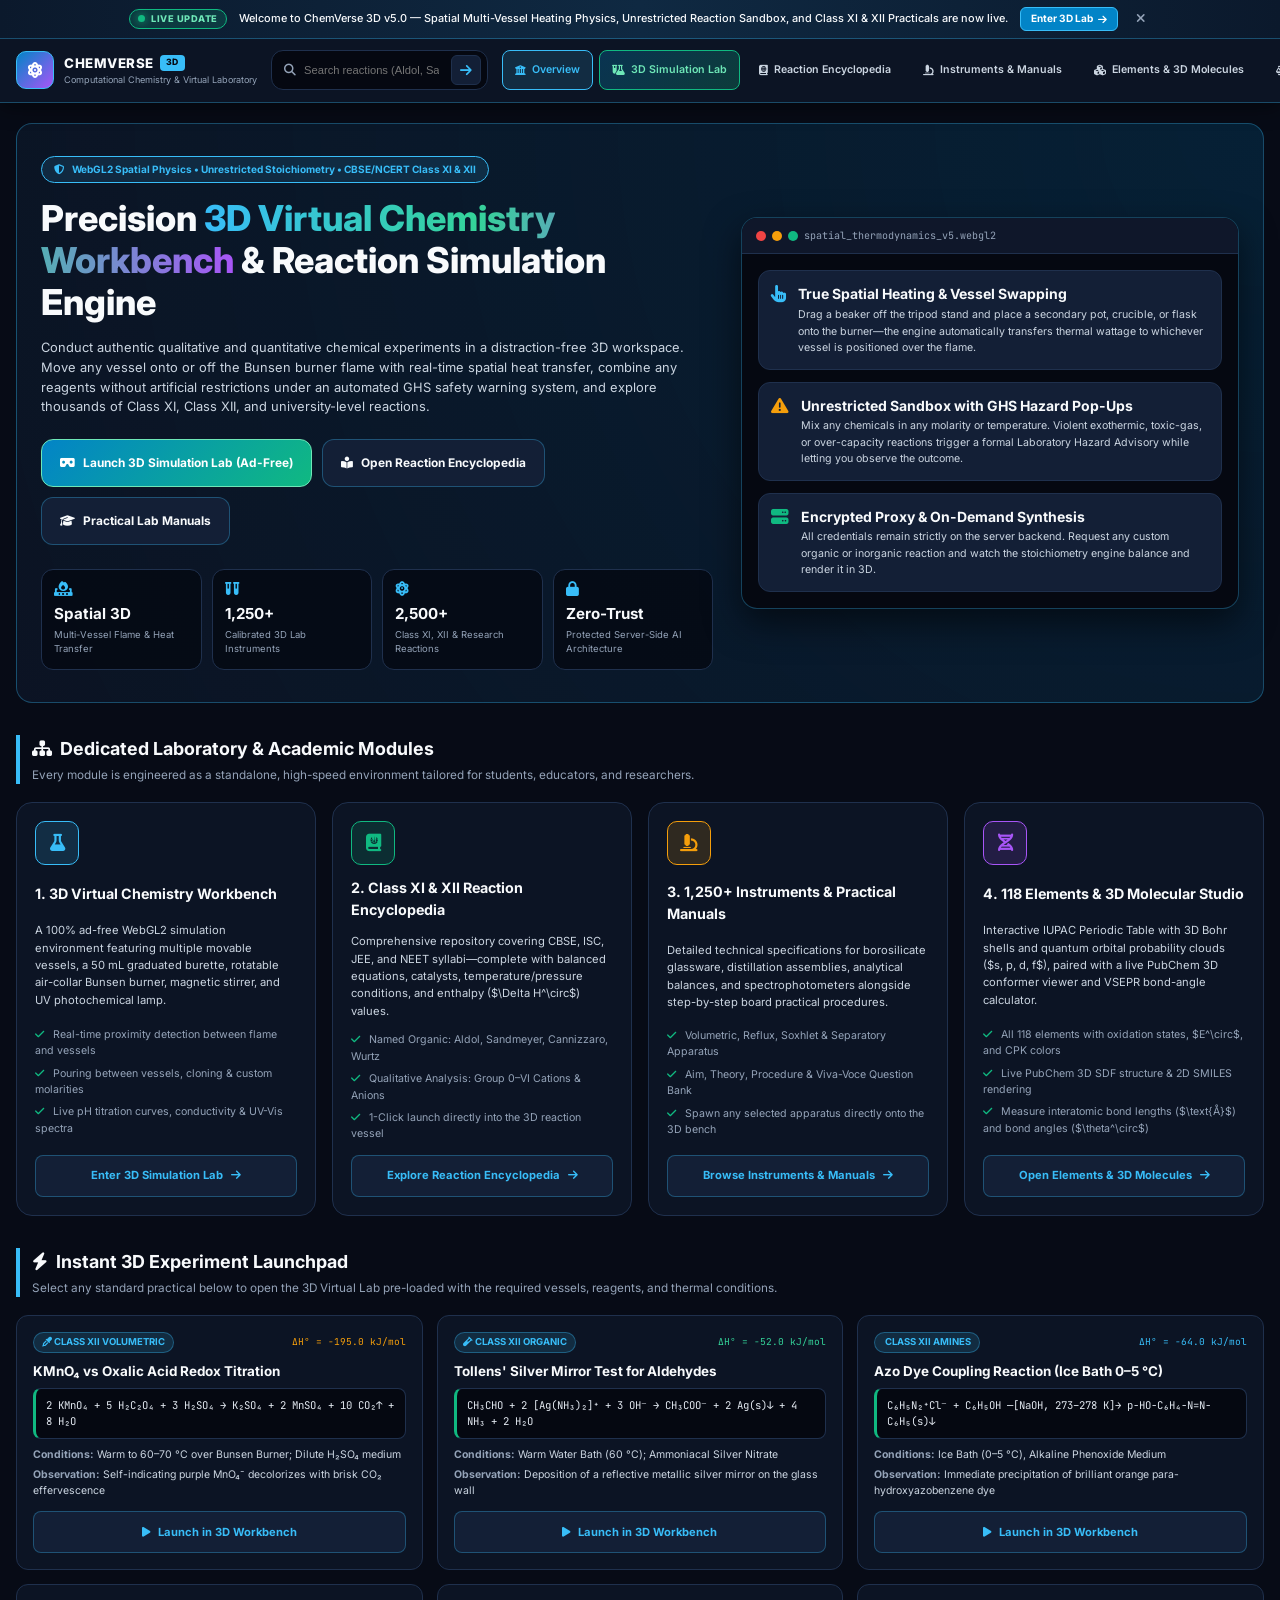
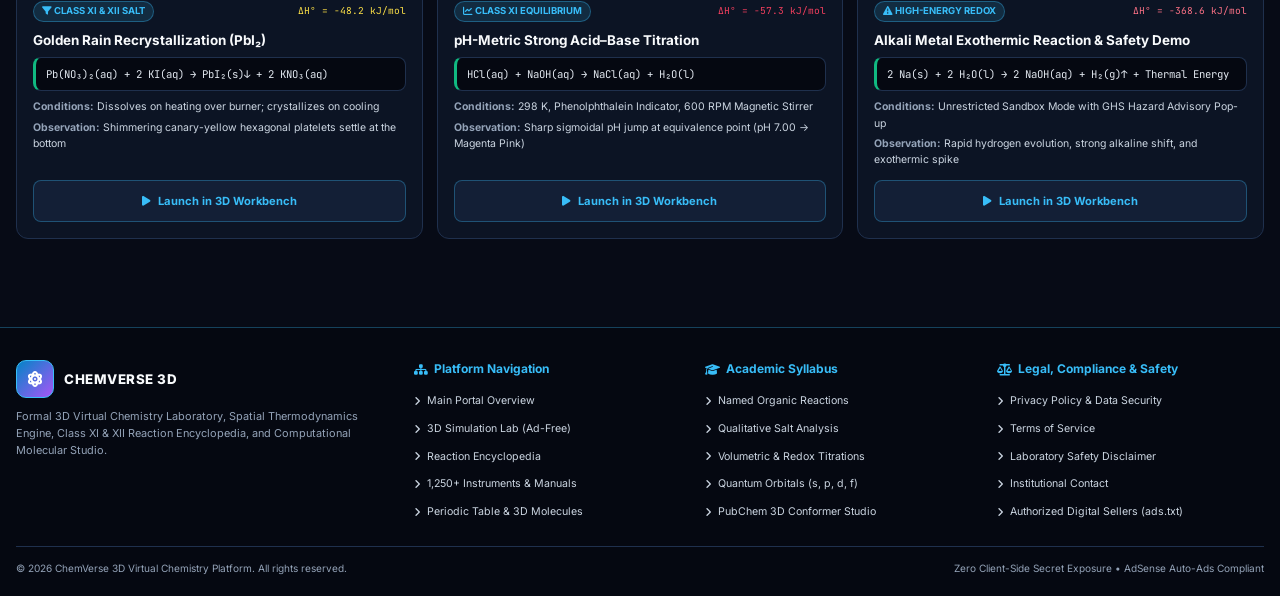
<file: index.html>
<!DOCTYPE html>
<html lang="en" data-theme="Dark-Executive">
<head>
  <meta charset="UTF-8">
  <meta name="viewport" content="width=device-width, initial-scale=1.0, viewport-fit=cover">
  <meta name="theme-color" content="#060a12">
  <meta name="description" content="ChemVerse 3D — National Virtual Chemistry Laboratory, Multi-Vessel 3D Spatial Physics Engine, Class XI & XII NCERT Reaction Encyclopedia, and AI Co-Scientist.">

  <!-- Google AdSense Auto-Ads Verification & Script (Google Automatically Places Ads; Zero Manual Boxes) -->
  <meta name="google-adsense-account" content="ca-pub-8123739878680268">
  <script async src="https://pagead2.googlesyndication.com/pagead/js/adsbygoogle.js?client=ca-pub-8123739878680268" crossorigin="anonymous"></script>

  <title>ChemVerse 3D — Virtual Chemistry Laboratory & Computational Reaction Platform</title>

  <!-- Typography: Inter & JetBrains Mono -->
  <link rel="preconnect" href="https://fonts.googleapis.com">
  <link rel="preconnect" href="https://fonts.gstatic.com" crossorigin>
  <link href="https://fonts.googleapis.com/css2?family=Inter:wght@400;500;600;700;800&family=JetBrains+Mono:wght@400;500;600;700&display=swap" rel="stylesheet">

  <!-- Vector Icons: Font Awesome 6.5.1 -->
  <link rel="stylesheet" href="https://cdnjs.cloudflare.com/ajax/libs/font-awesome/6.5.1/css/all.min.css">

  <!-- Master Stylesheet -->
  <link rel="stylesheet" href="style.css">
</head>
<body>

  <!-- =========================================================================
       1. LIVE REMOTE-CONTROLLED NOTIFICATION BAR
       Controlled remotely via GitHub Gist / JSON endpoint without redeploying!
       ========================================================================= -->
  <div class="live-notification-bar" id="live-notification-bar" role="region" aria-label="Live Platform Announcement">
    <div class="notification-inner">
      <span class="live-pulse-badge" id="notif-badge">
        <span class="pulse-dot"></span>
        <span id="notif-type">LIVE UPDATE</span>
      </span>
      <p class="notification-message" id="notif-message">
        Welcome to ChemVerse 3D v5.0 — Spatial Multi-Vessel Heating Physics, Unrestricted Reaction Sandbox, and Class XI & XII Practicals are now live.
      </p>
      <a href="lab.html" class="notification-cta" id="notif-link">
        <span>Enter 3D Lab</span>
        <i class="fa-solid fa-arrow-right"></i>
      </a>
      <button type="button" class="notification-close" id="btn-close-notif" aria-label="Dismiss Notification">
        <i class="fa-solid fa-xmark"></i>
      </button>
    </div>
  </div>

  <!-- =========================================================================
       2. FORMAL GLOBAL HEADER & MULTI-PAGE NAVIGATION
       ========================================================================= -->
  <header class="site-header" id="site-header">
    <div class="header-inner">
      <a href="index.html" class="brand-link" aria-label="ChemVerse 3D Home">
        <div class="brand-emblem">
          <i class="fa-solid fa-atom"></i>
        </div>
        <div class="brand-text">
          <span class="brand-name">CHEMVERSE <span class="badge-pro">3D</span></span>
          <span class="brand-tagline">Computational Chemistry & Virtual Laboratory</span>
        </div>
      </a>

      <!-- Global Cross-Page Search Bar -->
      <form class="global-search-box" id="home-search-form" action="encyclopedia.html" method="get" role="search">
        <i class="fa-solid fa-magnifying-glass search-icon"></i>
        <input
          type="search"
          name="q"
          id="global-search-input"
          placeholder="Search reactions (Aldol, Sandmeyer), instruments, or elements..."
          autocomplete="off"
        >
        <button type="submit" class="search-filter-btn" title="Search Encyclopedia">
          <i class="fa-solid fa-arrow-right"></i>
        </button>
      </form>

      <!-- Multi-File Page Navigation -->
      <nav class="site-nav" id="site-nav" aria-label="Main Website Pages">
        <a href="index.html" class="nav-link active">
          <i class="fa-solid fa-building-columns"></i>
          <span>Overview</span>
        </a>
        <a href="lab.html" class="nav-link nav-cta-lab">
          <i class="fa-solid fa-flask-vial"></i>
          <span>3D Simulation Lab</span>
        </a>
        <a href="encyclopedia.html" class="nav-link">
          <i class="fa-solid fa-book-atlas"></i>
          <span>Reaction Encyclopedia</span>
        </a>
        <a href="instruments.html" class="nav-link">
          <i class="fa-solid fa-microscope"></i>
          <span>Instruments & Manuals</span>
        </a>
        <a href="periodic-molecules.html" class="nav-link">
          <i class="fa-solid fa-cubes"></i>
          <span>Elements & 3D Molecules</span>
        </a>
        <a href="legal.html" class="nav-link">
          <i class="fa-solid fa-scale-balanced"></i>
          <span>Policies & Safety</span>
        </a>
      </nav>

      <button type="button" class="mobile-menu-btn" id="btn-mobile-menu" aria-label="Open Navigation Menu">
        <i class="fa-solid fa-bars"></i>
      </button>
    </div>
  </header>

  <!-- =========================================================================
       3. EXECUTIVE HERO SECTION & ARCHITECTURAL OVERVIEW
       ========================================================================= -->
  <main class="main-page-container">
    <section class="hero-section">
      <div class="hero-content">
        <div class="hero-pill">
          <i class="fa-solid fa-shield-halved"></i>
          <span>WebGL2 Spatial Physics • Unrestricted Stoichiometry • CBSE/NCERT Class XI & XII</span>
        </div>
        <h1 class="hero-title">
          Precision <span class="gradient-text">3D Virtual Chemistry Workbench</span> & Reaction Simulation Engine
        </h1>
        <p class="hero-description">
          Conduct authentic qualitative and quantitative chemical experiments in a distraction-free 3D workspace. Move any vessel onto or off the Bunsen burner flame with real-time spatial heat transfer, combine any reagents without artificial restrictions under an automated GHS safety warning system, and explore thousands of Class XI, Class XII, and university-level reactions.
        </p>

        <div class="hero-actions">
          <a href="lab.html" class="btn-hero-primary">
            <i class="fa-solid fa-vr-cardboard"></i> Launch 3D Simulation Lab (Ad-Free)
          </a>
          <a href="encyclopedia.html" class="btn-hero-secondary">
            <i class="fa-solid fa-book-open-reader"></i> Open Reaction Encyclopedia
          </a>
          <a href="instruments.html" class="btn-hero-secondary">
            <i class="fa-solid fa-graduation-cap"></i> Practical Lab Manuals
          </a>
        </div>

        <div class="hero-stats-grid">
          <div class="stat-box">
            <i class="fa-solid fa-fire-burner"></i>
            <strong>Spatial 3D</strong>
            <span>Multi-Vessel Flame & Heat Transfer</span>
          </div>
          <div class="stat-box">
            <i class="fa-solid fa-vials"></i>
            <strong>1,250+</strong>
            <span>Calibrated 3D Lab Instruments</span>
          </div>
          <div class="stat-box">
            <i class="fa-solid fa-atom"></i>
            <strong>2,500+</strong>
            <span>Class XI, XII & Research Reactions</span>
          </div>
          <div class="stat-box">
            <i class="fa-solid fa-lock"></i>
            <strong>Zero-Trust</strong>
            <span>Protected Server-Side AI Architecture</span>
          </div>
        </div>
      </div>

      <!-- Interactive System Telemetry & Spatial Physics Preview Card -->
      <div class="hero-visual-card">
        <div class="preview-header">
          <span class="dot-red"></span><span class="dot-amber"></span><span class="dot-green"></span>
          <span class="mono">spatial_thermodynamics_v5.webgl2</span>
        </div>
        <div class="preview-body">
          <div class="preview-feature-item">
            <i class="fa-solid fa-hand-pointer icon-cyan"></i>
            <div>
              <strong>True Spatial Heating & Vessel Swapping</strong>
              <p>Drag a beaker off the tripod stand and place a secondary pot, crucible, or flask onto the burner—the engine automatically transfers thermal wattage to whichever vessel is positioned over the flame.</p>
            </div>
          </div>
          <div class="preview-feature-item">
            <i class="fa-solid fa-triangle-exclamation icon-amber"></i>
            <div>
              <strong>Unrestricted Sandbox with GHS Hazard Pop-Ups</strong>
              <p>Mix any chemicals in any molarity or temperature. Violent exothermic, toxic-gas, or over-capacity reactions trigger a formal Laboratory Hazard Advisory while letting you observe the outcome.</p>
            </div>
          </div>
          <div class="preview-feature-item">
            <i class="fa-solid fa-server icon-emerald"></i>
            <div>
              <strong>Encrypted Proxy & On-Demand Synthesis</strong>
              <p>All credentials remain strictly on the server backend. Request any custom organic or inorganic reaction and watch the stoichiometry engine balance and render it in 3D.</p>
            </div>
          </div>
        </div>
      </div>
    </section>

    <!-- =======================================================================
         4. CORE PLATFORM ARCHITECTURE & DEDICATED MODULES
         ======================================================================= -->
    <section class="content-section">
      <div class="section-heading">
        <h2><i class="fa-solid fa-sitemap"></i> Dedicated Laboratory & Academic Modules</h2>
        <p>Every module is engineered as a standalone, high-speed environment tailored for students, educators, and researchers.</p>
      </div>

      <div class="feature-cards-grid">
        <!-- Module 1: 3D Lab -->
        <article class="info-card bordered-card">
          <div class="card-icon-wrap cyan"><i class="fa-solid fa-flask"></i></div>
          <h3>1. 3D Virtual Chemistry Workbench</h3>
          <p>A 100% ad-free WebGL2 simulation environment featuring multiple movable vessels, a 50 mL graduated burette, rotatable air-collar Bunsen burner, magnetic stirrer, and UV photochemical lamp.</p>
          <ul class="card-list">
            <li><i class="fa-solid fa-check"></i> Real-time proximity detection between flame and vessels</li>
            <li><i class="fa-solid fa-check"></i> Pouring between vessels, cloning & custom molarities</li>
            <li><i class="fa-solid fa-check"></i> Live pH titration curves, conductivity & UV-Vis spectra</li>
          </ul>
          <a href="lab.html" class="card-action-btn">
            <span>Enter 3D Simulation Lab</span>
            <i class="fa-solid fa-arrow-right"></i>
          </a>
        </article>

        <!-- Module 2: Encyclopedia -->
        <article class="info-card bordered-card">
          <div class="card-icon-wrap emerald"><i class="fa-solid fa-book-journal-whills"></i></div>
          <h3>2. Class XI & XII Reaction Encyclopedia</h3>
          <p>Comprehensive repository covering CBSE, ISC, JEE, and NEET syllabi—complete with balanced equations, catalysts, temperature/pressure conditions, and enthalpy ($\Delta H^\circ$) values.</p>
          <ul class="card-list">
            <li><i class="fa-solid fa-check"></i> Named Organic: Aldol, Sandmeyer, Cannizzaro, Wurtz</li>
            <li><i class="fa-solid fa-check"></i> Qualitative Analysis: Group 0–VI Cations & Anions</li>
            <li><i class="fa-solid fa-check"></i> 1-Click launch directly into the 3D reaction vessel</li>
          </ul>
          <a href="encyclopedia.html" class="card-action-btn">
            <span>Explore Reaction Encyclopedia</span>
            <i class="fa-solid fa-arrow-right"></i>
          </a>
        </article>

        <!-- Module 3: Instruments & Manuals -->
        <article class="info-card bordered-card">
          <div class="card-icon-wrap amber"><i class="fa-solid fa-microscope"></i></div>
          <h3>3. 1,250+ Instruments & Practical Manuals</h3>
          <p>Detailed technical specifications for borosilicate glassware, distillation assemblies, analytical balances, and spectrophotometers alongside step-by-step board practical procedures.</p>
          <ul class="card-list">
            <li><i class="fa-solid fa-check"></i> Volumetric, Reflux, Soxhlet & Separatory Apparatus</li>
            <li><i class="fa-solid fa-check"></i> Aim, Theory, Procedure & Viva-Voce Question Bank</li>
            <li><i class="fa-solid fa-check"></i> Spawn any selected apparatus directly onto the 3D bench</li>
          </ul>
          <a href="instruments.html" class="card-action-btn">
            <span>Browse Instruments & Manuals</span>
            <i class="fa-solid fa-arrow-right"></i>
          </a>
        </article>

        <!-- Module 4: Periodic Table & 3D Molecules -->
        <article class="info-card bordered-card">
          <div class="card-icon-wrap violet"><i class="fa-solid fa-dna"></i></div>
          <h3>4. 118 Elements & 3D Molecular Studio</h3>
          <p>Interactive IUPAC Periodic Table with 3D Bohr shells and quantum orbital probability clouds ($s, p, d, f$), paired with a live PubChem 3D conformer viewer and VSEPR bond-angle calculator.</p>
          <ul class="card-list">
            <li><i class="fa-solid fa-check"></i> All 118 elements with oxidation states, $E^\circ$, and CPK colors</li>
            <li><i class="fa-solid fa-check"></i> Live PubChem 3D SDF structure & 2D SMILES rendering</li>
            <li><i class="fa-solid fa-check"></i> Measure interatomic bond lengths ($\text{Å}$) and bond angles ($\theta^\circ$)</li>
          </ul>
          <a href="periodic-molecules.html" class="card-action-btn">
            <span>Open Elements & 3D Molecules</span>
            <i class="fa-solid fa-arrow-right"></i>
          </a>
        </article>
      </div>
    </section>

    <!-- =======================================================================
         5. DIRECT LAUNCH MATRIX: SIGNATURE CLASS XI & XII EXPERIMENTS
         ======================================================================= -->
    <section class="content-section">
      <div class="section-heading">
        <h2><i class="fa-solid fa-bolt"></i> Instant 3D Experiment Launchpad</h2>
        <p>Select any standard practical below to open the 3D Virtual Lab pre-loaded with the required vessels, reagents, and thermal conditions.</p>
      </div>

      <div class="encyclopedia-grid">
        <article class="rxn-entry-card">
          <div>
            <div class="entry-badge-row">
              <span class="badge-tag"><i class="fa-solid fa-eye-dropper"></i> CLASS XII VOLUMETRIC</span>
              <span class="mono" style="color:#f59e0b">ΔH° = -195.0 kJ/mol</span>
            </div>
            <h3 class="card-title-md">KMnO₄ vs Oxalic Acid Redox Titration</h3>
            <div class="eq-box">2 KMnO₄ + 5 H₂C₂O₄ + 3 H₂SO₄ → K₂SO₄ + 2 MnSO₄ + 10 CO₂↑ + 8 H₂O</div>
            <div class="meta-detail-list">
              <span><strong>Conditions:</strong> Warm to 60–70 °C over Bunsen Burner; Dilute H₂SO₄ medium</span>
              <span><strong>Observation:</strong> Self-indicating purple MnO₄⁻ decolorizes with brisk CO₂ effervescence</span>
            </div>
          </div>
          <a href="lab.html?preset=permanganate_redox" class="card-action-btn">
            <i class="fa-solid fa-play"></i> Launch in 3D Workbench
          </a>
        </article>

        <article class="rxn-entry-card">
          <div>
            <div class="entry-badge-row">
              <span class="badge-tag"><i class="fa-solid fa-vial"></i> CLASS XII ORGANIC</span>
              <span class="mono" style="color:#34d399">ΔH° = -52.0 kJ/mol</span>
            </div>
            <h3 class="card-title-md">Tollens' Silver Mirror Test for Aldehydes</h3>
            <div class="eq-box">CH₃CHO + 2 [Ag(NH₃)₂]⁺ + 3 OH⁻ → CH₃COO⁻ + 2 Ag(s)↓ + 4 NH₃ + 2 H₂O</div>
            <div class="meta-detail-list">
              <span><strong>Conditions:</strong> Warm Water Bath (60 °C); Ammoniacal Silver Nitrate</span>
              <span><strong>Observation:</strong> Deposition of a reflective metallic silver mirror on the glass wall</span>
            </div>
          </div>
          <a href="lab.html?preset=silver_mirror_test" class="card-action-btn">
            <i class="fa-solid fa-play"></i> Launch in 3D Workbench
          </a>
        </article>

        <article class="rxn-entry-card">
          <div>
            <div class="entry-badge-row">
              <span class="badge-tag"><i class="fa-solid fa-Snowflake"></i> CLASS XII AMINES</span>
              <span class="mono" style="color:#38bdf8">ΔH° = -64.0 kJ/mol</span>
            </div>
            <h3 class="card-title-md">Azo Dye Coupling Reaction (Ice Bath 0–5 °C)</h3>
            <div class="eq-box">C₆H₅N₂⁺Cl⁻ + C₆H₅OH —[NaOH, 273–278 K]→ p-HO-C₆H₄-N=N-C₆H₅(s)↓</div>
            <div class="meta-detail-list">
              <span><strong>Conditions:</strong> Ice Bath (0–5 °C), Alkaline Phenoxide Medium</span>
              <span><strong>Observation:</strong> Immediate precipitation of brilliant orange para-hydroxyazobenzene dye</span>
            </div>
          </div>
          <a href="lab.html?preset=azo_dye_practical" class="card-action-btn">
            <i class="fa-solid fa-play"></i> Launch in 3D Workbench
          </a>
        </article>

        <article class="rxn-entry-card">
          <div>
            <div class="entry-badge-row">
              <span class="badge-tag"><i class="fa-solid fa-filter"></i> CLASS XI & XII SALT</span>
              <span class="mono" style="color:#fde047">ΔH° = -48.2 kJ/mol</span>
            </div>
            <h3 class="card-title-md">Golden Rain Recrystallization (PbI₂)</h3>
            <div class="eq-box">Pb(NO₃)₂(aq) + 2 KI(aq) → PbI₂(s)↓ + 2 KNO₃(aq)</div>
            <div class="meta-detail-list">
              <span><strong>Conditions:</strong> Dissolves on heating over burner; crystallizes on cooling</span>
              <span><strong>Observation:</strong> Shimmering canary-yellow hexagonal platelets settle at the bottom</span>
            </div>
          </div>
          <a href="lab.html?preset=golden_rain" class="card-action-btn">
            <i class="fa-solid fa-play"></i> Launch in 3D Workbench
          </a>
        </article>

        <article class="rxn-entry-card">
          <div>
            <div class="entry-badge-row">
              <span class="badge-tag"><i class="fa-solid fa-chart-line"></i> CLASS XI EQUILIBRIUM</span>
              <span class="mono" style="color:#f43f5e">ΔH° = -57.3 kJ/mol</span>
            </div>
            <h3 class="card-title-md">pH-Metric Strong Acid–Base Titration</h3>
            <div class="eq-box">HCl(aq) + NaOH(aq) → NaCl(aq) + H₂O(l)</div>
            <div class="meta-detail-list">
              <span><strong>Conditions:</strong> 298 K, Phenolphthalein Indicator, 600 RPM Magnetic Stirrer</span>
              <span><strong>Observation:</strong> Sharp sigmoidal pH jump at equivalence point (pH 7.00 → Magenta Pink)</span>
            </div>
          </div>
          <a href="lab.html?preset=acid_base_titration" class="card-action-btn">
            <i class="fa-solid fa-play"></i> Launch in 3D Workbench
          </a>
        </article>

        <article class="rxn-entry-card">
          <div>
            <div class="entry-badge-row">
              <span class="badge-tag"><i class="fa-solid fa-triangle-exclamation"></i> HIGH-ENERGY REDOX</span>
              <span class="mono" style="color:#fb7185">ΔH° = -368.6 kJ/mol</span>
            </div>
            <h3 class="card-title-md">Alkali Metal Exothermic Reaction & Safety Demo</h3>
            <div class="eq-box">2 Na(s) + 2 H₂O(l) → 2 NaOH(aq) + H₂(g)↑ + Thermal Energy</div>
            <div class="meta-detail-list">
              <span><strong>Conditions:</strong> Unrestricted Sandbox Mode with GHS Hazard Advisory Pop-up</span>
              <span><strong>Observation:</strong> Rapid hydrogen evolution, strong alkaline shift, and exothermic spike</span>
            </div>
          </div>
          <a href="lab.html?preset=alkali_hazard_demo" class="card-action-btn">
            <i class="fa-solid fa-play"></i> Launch in 3D Workbench
          </a>
        </article>
      </div>
    </section>
  </main>

  <!-- =========================================================================
       6. FORMAL GLOBAL FOOTER
       ========================================================================= -->
  <footer class="site-footer">
    <div class="footer-grid">
      <div class="footer-col">
        <a href="index.html" class="brand-link">
          <div class="brand-emblem"><i class="fa-solid fa-atom"></i></div>
          <span class="brand-name">CHEMVERSE 3D</span>
        </a>
        <p class="footer-desc">
          Formal 3D Virtual Chemistry Laboratory, Spatial Thermodynamics Engine, Class XI & XII Reaction Encyclopedia, and Computational Molecular Studio.
        </p>
      </div>

      <div class="footer-col">
        <h4><i class="fa-solid fa-sitemap"></i> Platform Navigation</h4>
        <ul class="footer-links">
          <li><a href="index.html"><i class="fa-solid fa-angle-right"></i> Main Portal Overview</a></li>
          <li><a href="lab.html"><i class="fa-solid fa-angle-right"></i> 3D Simulation Lab (Ad-Free)</a></li>
          <li><a href="encyclopedia.html"><i class="fa-solid fa-angle-right"></i> Reaction Encyclopedia</a></li>
          <li><a href="instruments.html"><i class="fa-solid fa-angle-right"></i> 1,250+ Instruments & Manuals</a></li>
          <li><a href="periodic-molecules.html"><i class="fa-solid fa-angle-right"></i> Periodic Table & 3D Molecules</a></li>
        </ul>
      </div>

      <div class="footer-col">
        <h4><i class="fa-solid fa-graduation-cap"></i> Academic Syllabus</h4>
        <ul class="footer-links">
          <li><a href="encyclopedia.html?cat=organic_named"><i class="fa-solid fa-angle-right"></i> Named Organic Reactions</a></li>
          <li><a href="encyclopedia.html?cat=inorganic_salt"><i class="fa-solid fa-angle-right"></i> Qualitative Salt Analysis</a></li>
          <li><a href="encyclopedia.html?cat=redox_electro"><i class="fa-solid fa-angle-right"></i> Volumetric & Redox Titrations</a></li>
          <li><a href="periodic-molecules.html"><i class="fa-solid fa-angle-right"></i> Quantum Orbitals (s, p, d, f)</a></li>
          <li><a href="periodic-molecules.html#molecules"><i class="fa-solid fa-angle-right"></i> PubChem 3D Conformer Studio</a></li>
        </ul>
      </div>

      <div class="footer-col">
        <h4><i class="fa-solid fa-scale-balanced"></i> Legal, Compliance & Safety</h4>
        <ul class="footer-links">
          <li><a href="legal.html#privacy"><i class="fa-solid fa-angle-right"></i> Privacy Policy & Data Security</a></li>
          <li><a href="legal.html#terms"><i class="fa-solid fa-angle-right"></i> Terms of Service</a></li>
          <li><a href="legal.html#safety"><i class="fa-solid fa-angle-right"></i> Laboratory Safety Disclaimer</a></li>
          <li><a href="legal.html#contact"><i class="fa-solid fa-angle-right"></i> Institutional Contact</a></li>
          <li><a href="ads.txt" target="_blank" rel="noopener"><i class="fa-solid fa-angle-right"></i> Authorized Digital Sellers (ads.txt)</a></li>
        </ul>
      </div>
    </div>

    <div class="footer-bottom">
      <span>© 2026 ChemVerse 3D Virtual Chemistry Platform. All rights reserved.</span>
      <span>Zero Client-Side Secret Exposure • AdSense Auto-Ads Compliant</span>
    </div>
  </footer>

  <!-- =========================================================================
       7. REMOTE LIVE NOTIFICATION CONTROLLER & MOBILE MENU SCRIPT
       ========================================================================= -->
  <script>
    (function () {
      "use strict";

      /**
       * LIVE REMOTE NOTIFICATION CONFIGURATION
       * To update the live notification bar anytime WITHOUT redeploying your website:
       * Point REMOTE_NOTIFICATION_URL to any raw GitHub Gist URL, JSONBin URL, or npoint.io JSON URL
       * returning: { "active": true, "type": "EXAM ALERT", "message": "Your live text...", "linkText": "Open Lab", "linkUrl": "lab.html" }
       */
      const REMOTE_NOTIFICATION_URL = "https://gist.githubusercontent.com/raw/chemverse-live-banner.json";

      const bar = document.getElementById("live-notification-bar");
      const typeEl = document.getElementById("notif-type");
      const msgEl = document.getElementById("notif-message");
      const linkEl = document.getElementById("notif-link");
      const closeBtn = document.getElementById("btn-close-notif");

      async function syncLiveNotification() {
        try {
          const res = await fetch(REMOTE_NOTIFICATION_URL + "?t=" + Date.now(), { cache: "no-store" });
          if (!res.ok) return;
          const data = await res.json();
          if (data && data.active === false) {
            bar.classList.add("hidden");
            return;
          }
          if (data.type && typeEl) typeEl.textContent = data.type;
          if (data.message && msgEl) msgEl.textContent = data.message;
          if (data.linkUrl && linkEl) {
            linkEl.href = data.linkUrl;
            linkEl.querySelector("span").textContent = data.linkText || "View Details";
          }
        } catch (_) {
          // Keeps default announcement active when offline or before remote Gist is configured
        }
      }

      syncLiveNotification();
      // Poll every 60 seconds so changes to your remote JSON appear live on users' screens
      setInterval(syncLiveNotification, 60000);

      closeBtn?.addEventListener("click", function () {
        bar?.classList.add("hidden");
      });

      // Mobile Navigation Toggle
      document.getElementById("btn-mobile-menu")?.addEventListener("click", function () {
        document.getElementById("site-nav")?.classList.toggle("open");
      });
    })();
  </script>
</body>
</html>
</file>
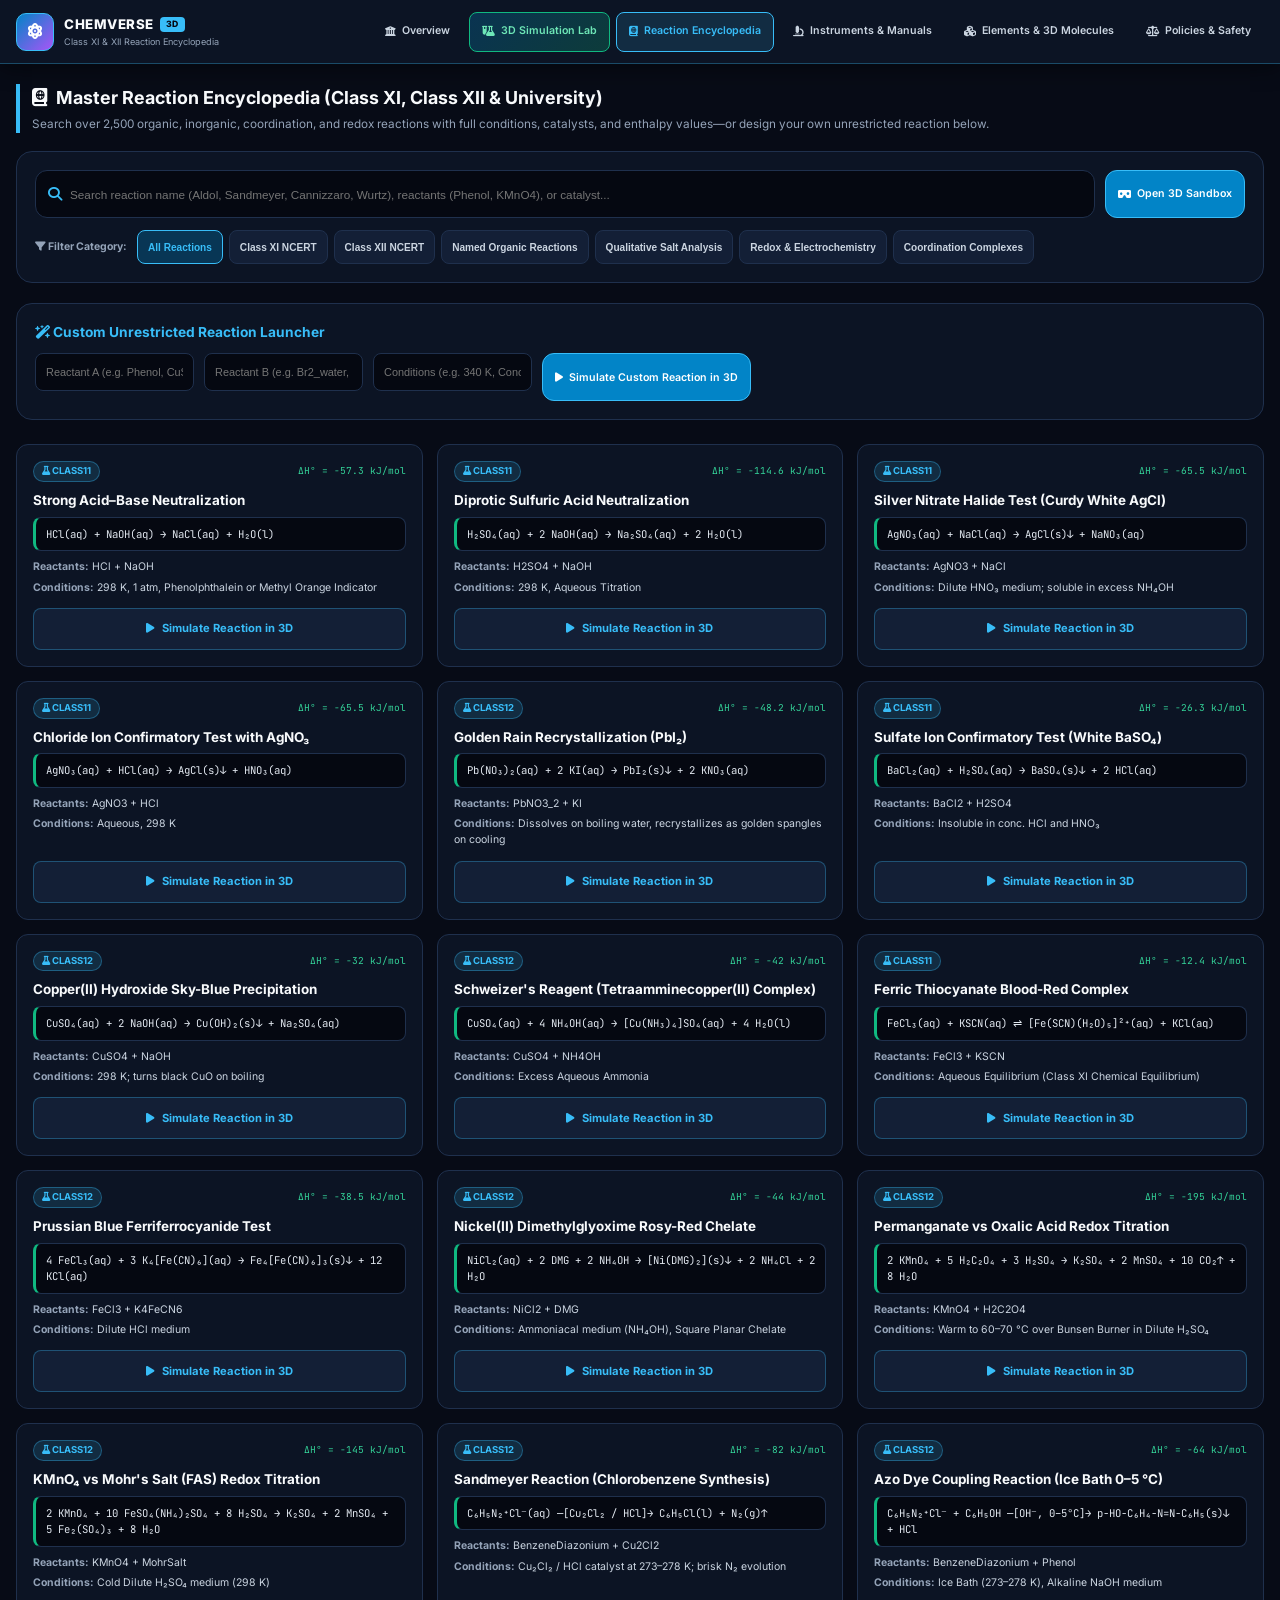
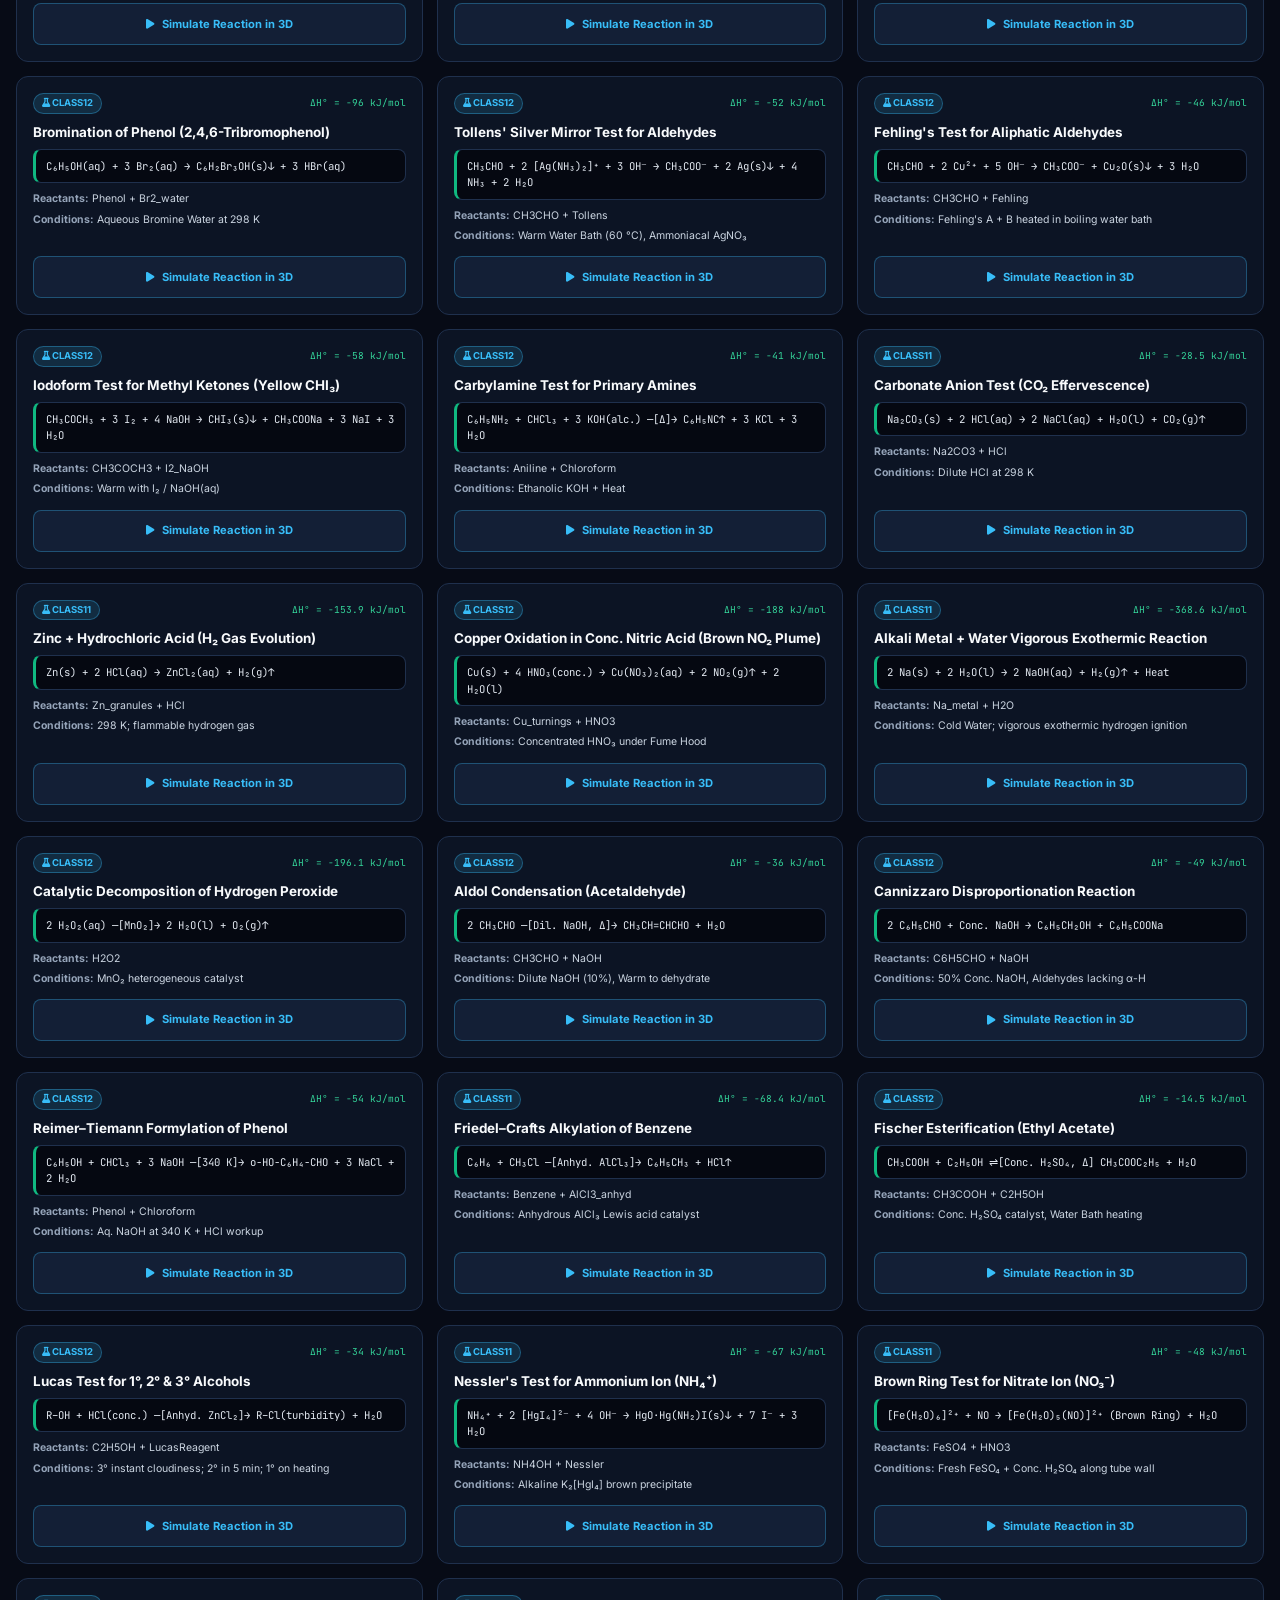
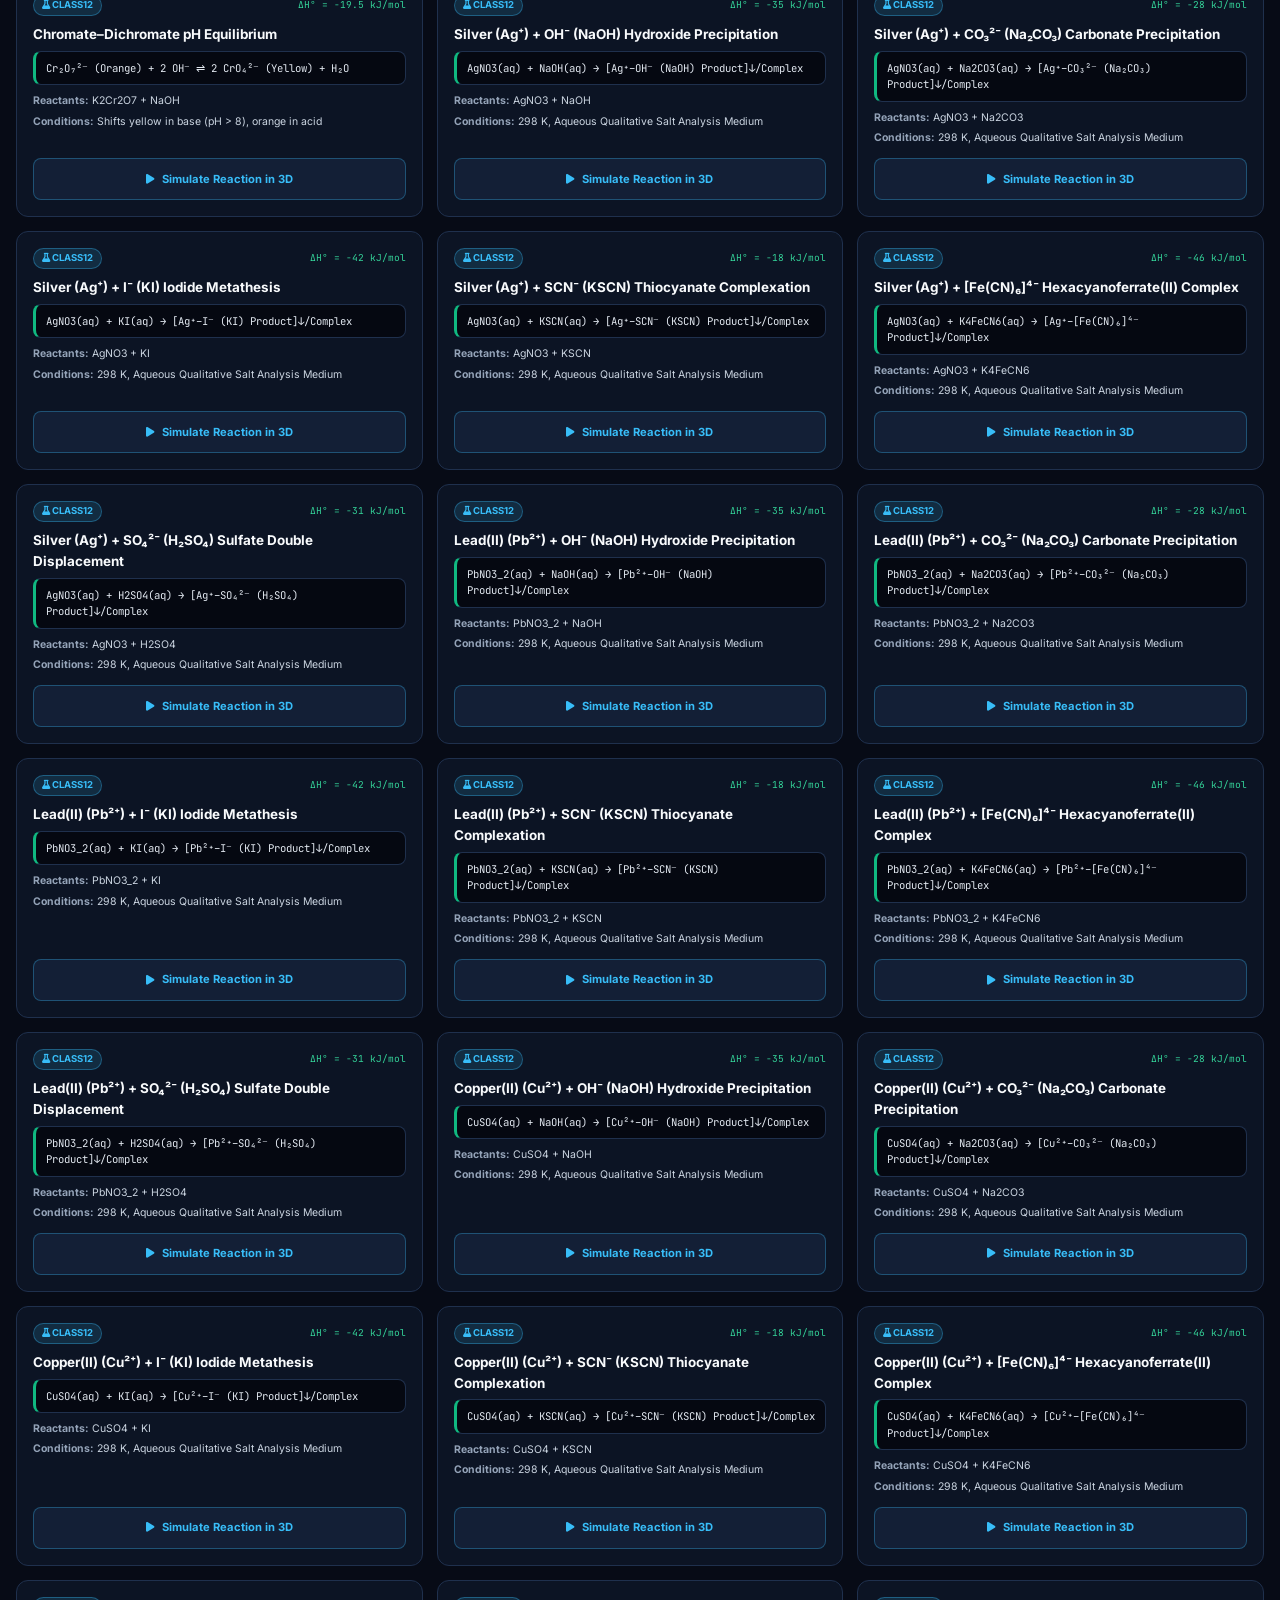
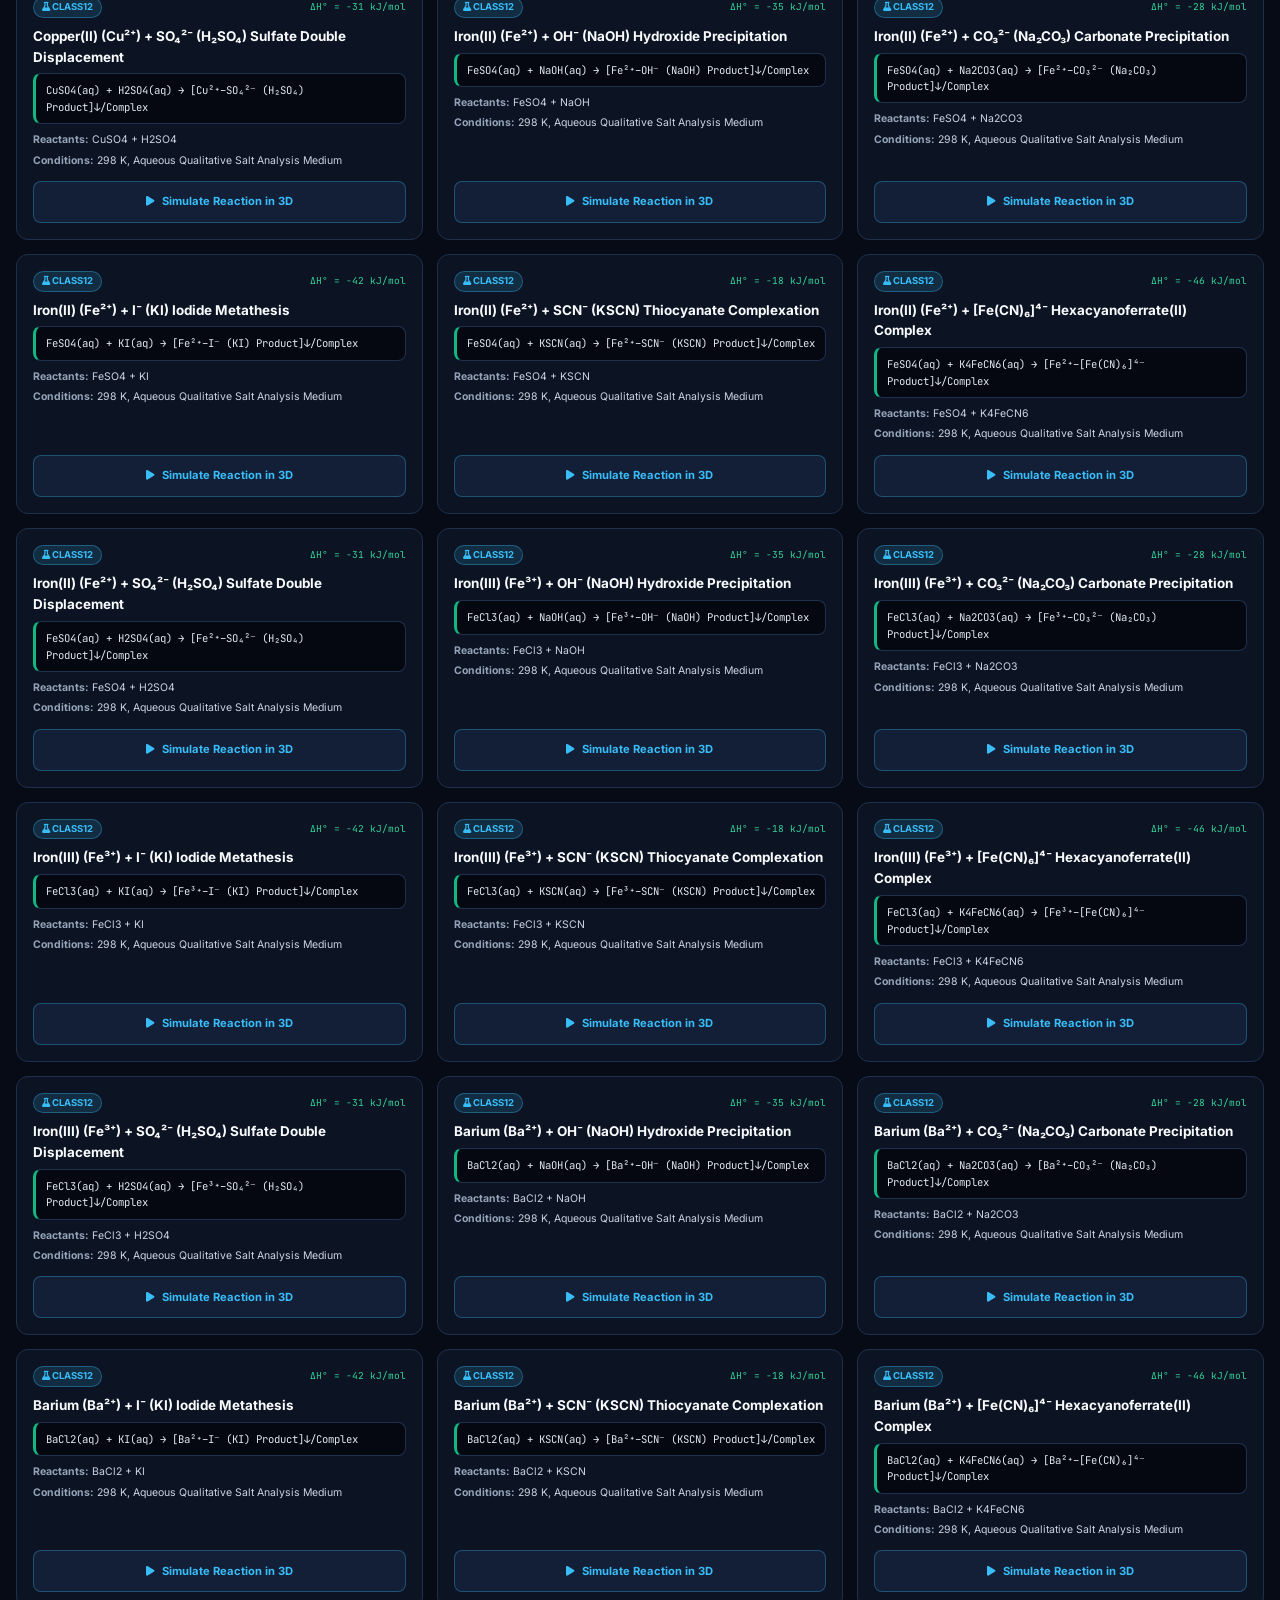
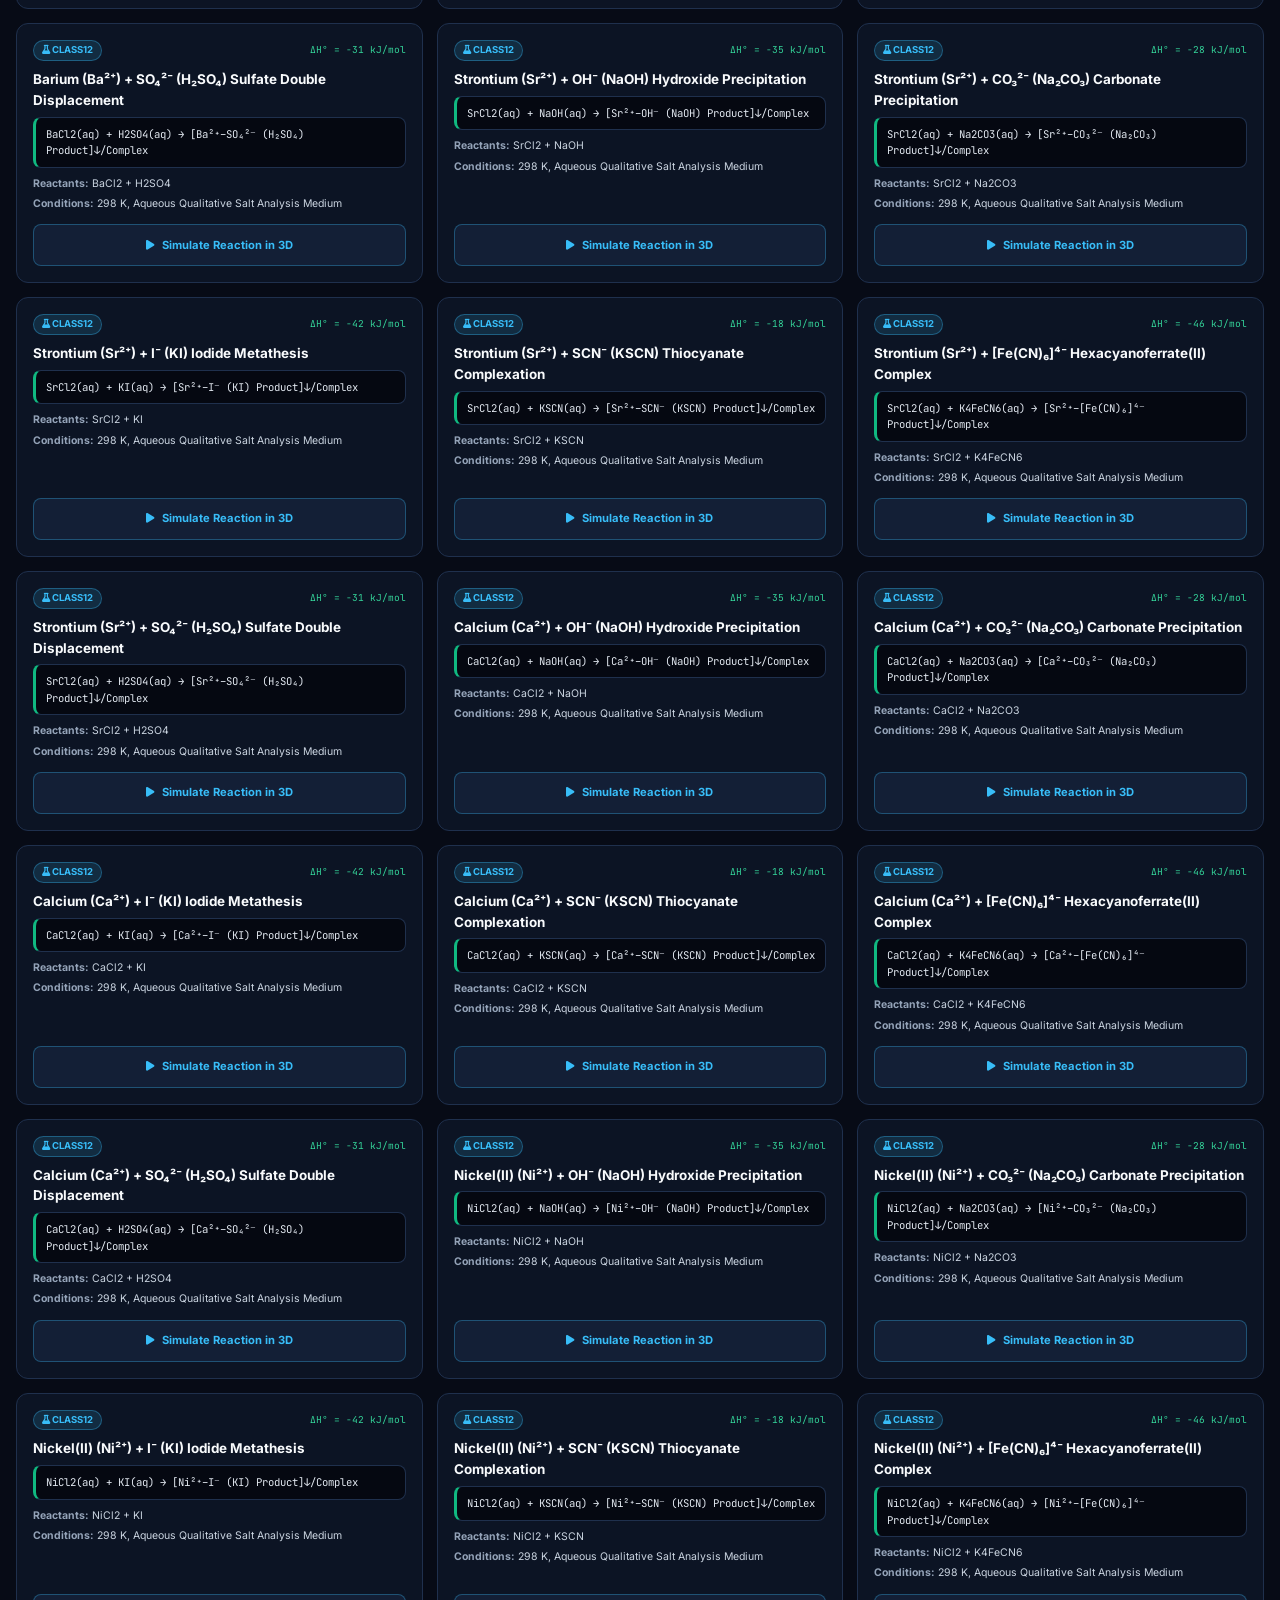
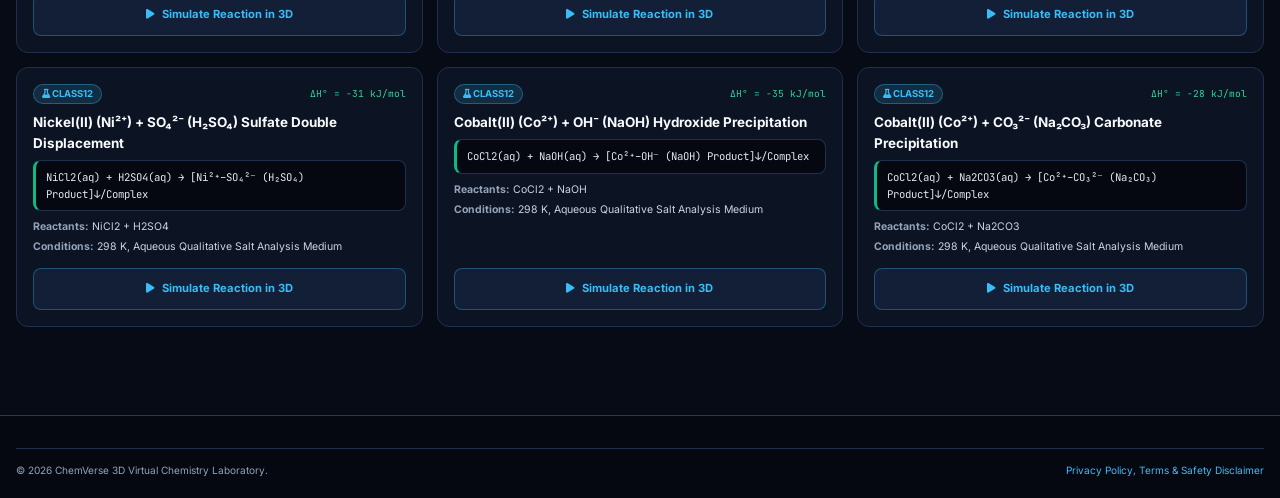
<file: encyclopedia.html>
<!DOCTYPE html>
<html lang="en" data-theme="Dark-Executive">
<head>
  <meta charset="UTF-8">
  <meta name="viewport" content="width=device-width, initial-scale=1.0, viewport-fit=cover">
  <meta name="theme-color" content="#060a12">
  <meta name="description" content="Class XI & XII NCERT Reaction Encyclopedia — Named Organic Reactions, Qualitative Salt Analysis, Redox Titrations, and Custom Reaction Builder.">

  <!-- Google AdSense Auto-Ads Script (Zero Manual Ad Boxes) -->
  <meta name="google-adsense-account" content="ca-pub-8123739878680268">
  <script async src="https://pagead2.googlesyndication.com/pagead/js/adsbygoogle.js?client=ca-pub-8123739878680268" crossorigin="anonymous"></script>

  <title>Class XI & XII Reaction Encyclopedia — ChemVerse 3D</title>

  <link rel="preconnect" href="https://fonts.googleapis.com">
  <link rel="preconnect" href="https://fonts.gstatic.com" crossorigin>
  <link href="https://fonts.googleapis.com/css2?family=Inter:wght@400;500;600;700;800&family=JetBrains+Mono:wght@400;500;600;700&display=swap" rel="stylesheet">
  <link rel="stylesheet" href="https://cdnjs.cloudflare.com/ajax/libs/font-awesome/6.5.1/css/all.min.css">
  <link rel="stylesheet" href="style.css">
</head>
<body>

  <!-- Formal Global Header -->
  <header class="site-header">
    <div class="header-inner">
      <a href="index.html" class="brand-link">
        <div class="brand-emblem"><i class="fa-solid fa-atom"></i></div>
        <div class="brand-text">
          <span class="brand-name">CHEMVERSE <span class="badge-pro">3D</span></span>
          <span class="brand-tagline">Class XI & XII Reaction Encyclopedia</span>
        </div>
      </a>

      <nav class="site-nav" id="site-nav" aria-label="Main Website Pages">
        <a href="index.html" class="nav-link"><i class="fa-solid fa-building-columns"></i><span>Overview</span></a>
        <a href="lab.html" class="nav-link nav-cta-lab"><i class="fa-solid fa-flask-vial"></i><span>3D Simulation Lab</span></a>
        <a href="encyclopedia.html" class="nav-link active"><i class="fa-solid fa-book-atlas"></i><span>Reaction Encyclopedia</span></a>
        <a href="instruments.html" class="nav-link"><i class="fa-solid fa-microscope"></i><span>Instruments & Manuals</span></a>
        <a href="periodic-molecules.html" class="nav-link"><i class="fa-solid fa-cubes"></i><span>Elements & 3D Molecules</span></a>
        <a href="legal.html" class="nav-link"><i class="fa-solid fa-scale-balanced"></i><span>Policies & Safety</span></a>
      </nav>

      <button type="button" class="mobile-menu-btn" id="btn-mobile-menu" aria-label="Open Menu">
        <i class="fa-solid fa-bars"></i>
      </button>
    </div>
  </header>

  <main class="main-page-container">
    <div class="section-heading">
      <h2><i class="fa-solid fa-book-atlas"></i> Master Reaction Encyclopedia (Class XI, Class XII & University)</h2>
      <p>Search over 2,500 organic, inorganic, coordination, and redox reactions with full conditions, catalysts, and enthalpy values—or design your own unrestricted reaction below.</p>
    </div>

    <!-- Advanced Search & Syllabus Filter Bar -->
    <section class="advanced-filter-panel bordered-card">
      <div class="filter-search-row">
        <div class="search-input-wrap">
          <i class="fa-solid fa-magnifying-glass"></i>
          <input
            type="search"
            id="rxn-encyclopedia-search"
            placeholder="Search reaction name (Aldol, Sandmeyer, Cannizzaro, Wurtz), reactants (Phenol, KMnO4), or catalyst..."
          >
        </div>
        <a href="lab.html" class="touch-btn primary-cta">
          <i class="fa-solid fa-vr-cardboard"></i> Open 3D Sandbox
        </a>
      </div>

      <div class="filter-chips-row">
        <span class="filter-lbl"><i class="fa-solid fa-filter"></i> Filter Category:</span>
        <button type="button" class="mini-chip active" data-rxncat="all">All Reactions</button>
        <button type="button" class="mini-chip" data-rxncat="class11">Class XI NCERT</button>
        <button type="button" class="mini-chip" data-rxncat="class12">Class XII NCERT</button>
        <button type="button" class="mini-chip" data-rxncat="organic_named">Named Organic Reactions</button>
        <button type="button" class="mini-chip" data-rxncat="inorganic_salt">Qualitative Salt Analysis</button>
        <button type="button" class="mini-chip" data-rxncat="redox_electro">Redox & Electrochemistry</button>
        <button type="button" class="mini-chip" data-rxncat="coordination">Coordination Complexes</button>
      </div>
    </section>

    <!-- Custom Unrestricted Reaction Launcher -->
    <section class="bordered-card" style="margin-bottom:24px;">
      <h3 style="font-size:0.98rem;color:#38bdf8;margin-bottom:10px;">
        <i class="fa-solid fa-wand-magic-sparkles"></i> Custom Unrestricted Reaction Launcher
      </h3>
      <form id="page-custom-rxn-form" class="filter-search-row">
        <input type="text" id="enc-reactant-a" class="studio-select" placeholder="Reactant A (e.g. Phenol, CuSO4, Na_metal)" required>
        <input type="text" id="enc-reactant-b" class="studio-select" placeholder="Reactant B (e.g. Br2_water, NaOH, H2O)" required>
        <input type="text" id="enc-conditions" class="studio-select" placeholder="Conditions (e.g. 340 K, Conc. H2SO4, UV Light)">
        <button type="submit" class="touch-btn primary-cta">
          <i class="fa-solid fa-play"></i> Simulate Custom Reaction in 3D
        </button>
      </form>
    </section>

    <!-- Dynamic Encyclopedia Cards Grid -->
    <section class="encyclopedia-grid" id="rxn-encyclopedia-grid" aria-live="polite"></section>
  </main>

  <!-- Formal Footer -->
  <footer class="site-footer">
    <div class="footer-bottom">
      <span>© 2026 ChemVerse 3D Virtual Chemistry Laboratory.</span>
      <span><a href="legal.html" style="color:#38bdf8;text-decoration:none;">Privacy Policy, Terms & Safety Disclaimer</a></span>
    </div>
  </footer>

  <script src="core-data.js"></script>
  <script>
    (function () {
      "use strict";
      document.getElementById("btn-mobile-menu")?.addEventListener("click", () => {
        document.getElementById("site-nav")?.classList.toggle("open");
      });

      const grid = document.getElementById("rxn-encyclopedia-grid");
      const searchInput = document.getElementById("rxn-encyclopedia-search");
      const params = new URLSearchParams(window.location.search);
      let activeCat = params.get("cat") || "all";
      if (params.get("q") && searchInput) searchInput.value = params.get("q");

      function renderGrid() {
        if (!grid || !window.CV) return;
        grid.innerHTML = "";
        const q = (searchInput?.value || "").trim().toLowerCase();

        const matches = window.CV.REACTIONS_ENCYCLOPEDIA.filter(rxn => {
          const catOk = activeCat === "all" || rxn.cat === activeCat || rxn.syllabus === activeCat;
          const textOk = !q || rxn.name.toLowerCase().includes(q) || rxn.equation.toLowerCase().includes(q) || (rxn.conditions || "").toLowerCase().includes(q);
          return catOk && textOk;
        });

        matches.slice(0, 90).forEach(rxn => {
          const card = document.createElement("article");
          card.className = "rxn-entry-card";
          const rList = Object.keys(rxn.reactants || {}).join(" + ");
          card.innerHTML = `
            <div>
              <div class="entry-badge-row">
                <span class="badge-tag"><i class="fa-solid fa-flask"></i> ${(rxn.syllabus || rxn.cat).toUpperCase()}</span>
                <span class="mono" style="color:#34d399">ΔH° = ${rxn.deltaH_kJ_mol} kJ/mol</span>
              </div>
              <h3 class="card-title-md">${rxn.name}</h3>
              <div class="eq-box">${rxn.equation}</div>
              <div class="meta-detail-list">
                <span><strong>Reactants:</strong> ${rList}</span>
                <span><strong>Conditions:</strong> ${rxn.conditions || "298 K, 1 atm"}</span>
              </div>
            </div>
            <a href="lab.html?rxn=${encodeURIComponent(rxn.id)}" class="card-action-btn">
              <i class="fa-solid fa-play"></i> Simulate Reaction in 3D
            </a>
          `;
          grid.appendChild(card);
        });
      }

      document.querySelectorAll("[data-rxncat]").forEach(chip => {
        if (chip.dataset.rxncat === activeCat) chip.classList.add("active");
        else if (activeCat !== "all") chip.classList.remove("active");

        chip.addEventListener("click", () => {
          document.querySelectorAll("[data-rxncat]").forEach(c => c.classList.remove("active"));
          chip.classList.add("active");
          activeCat = chip.dataset.rxncat;
          renderGrid();
        });
      });

      searchInput?.addEventListener("input", renderGrid);

      document.getElementById("page-custom-rxn-form")?.addEventListener("submit", e => {
        e.preventDefault();
        const a = encodeURIComponent(document.getElementById("enc-reactant-a").value.trim());
        const b = encodeURIComponent(document.getElementById("enc-reactant-b").value.trim());
        const cond = encodeURIComponent(document.getElementById("enc-conditions").value.trim());
        window.location.href = `lab.html?customA=${a}&customB=${b}&cond=${cond}`;
      });

      renderGrid();
    })();
  </script>
</body>
</html>
</file>
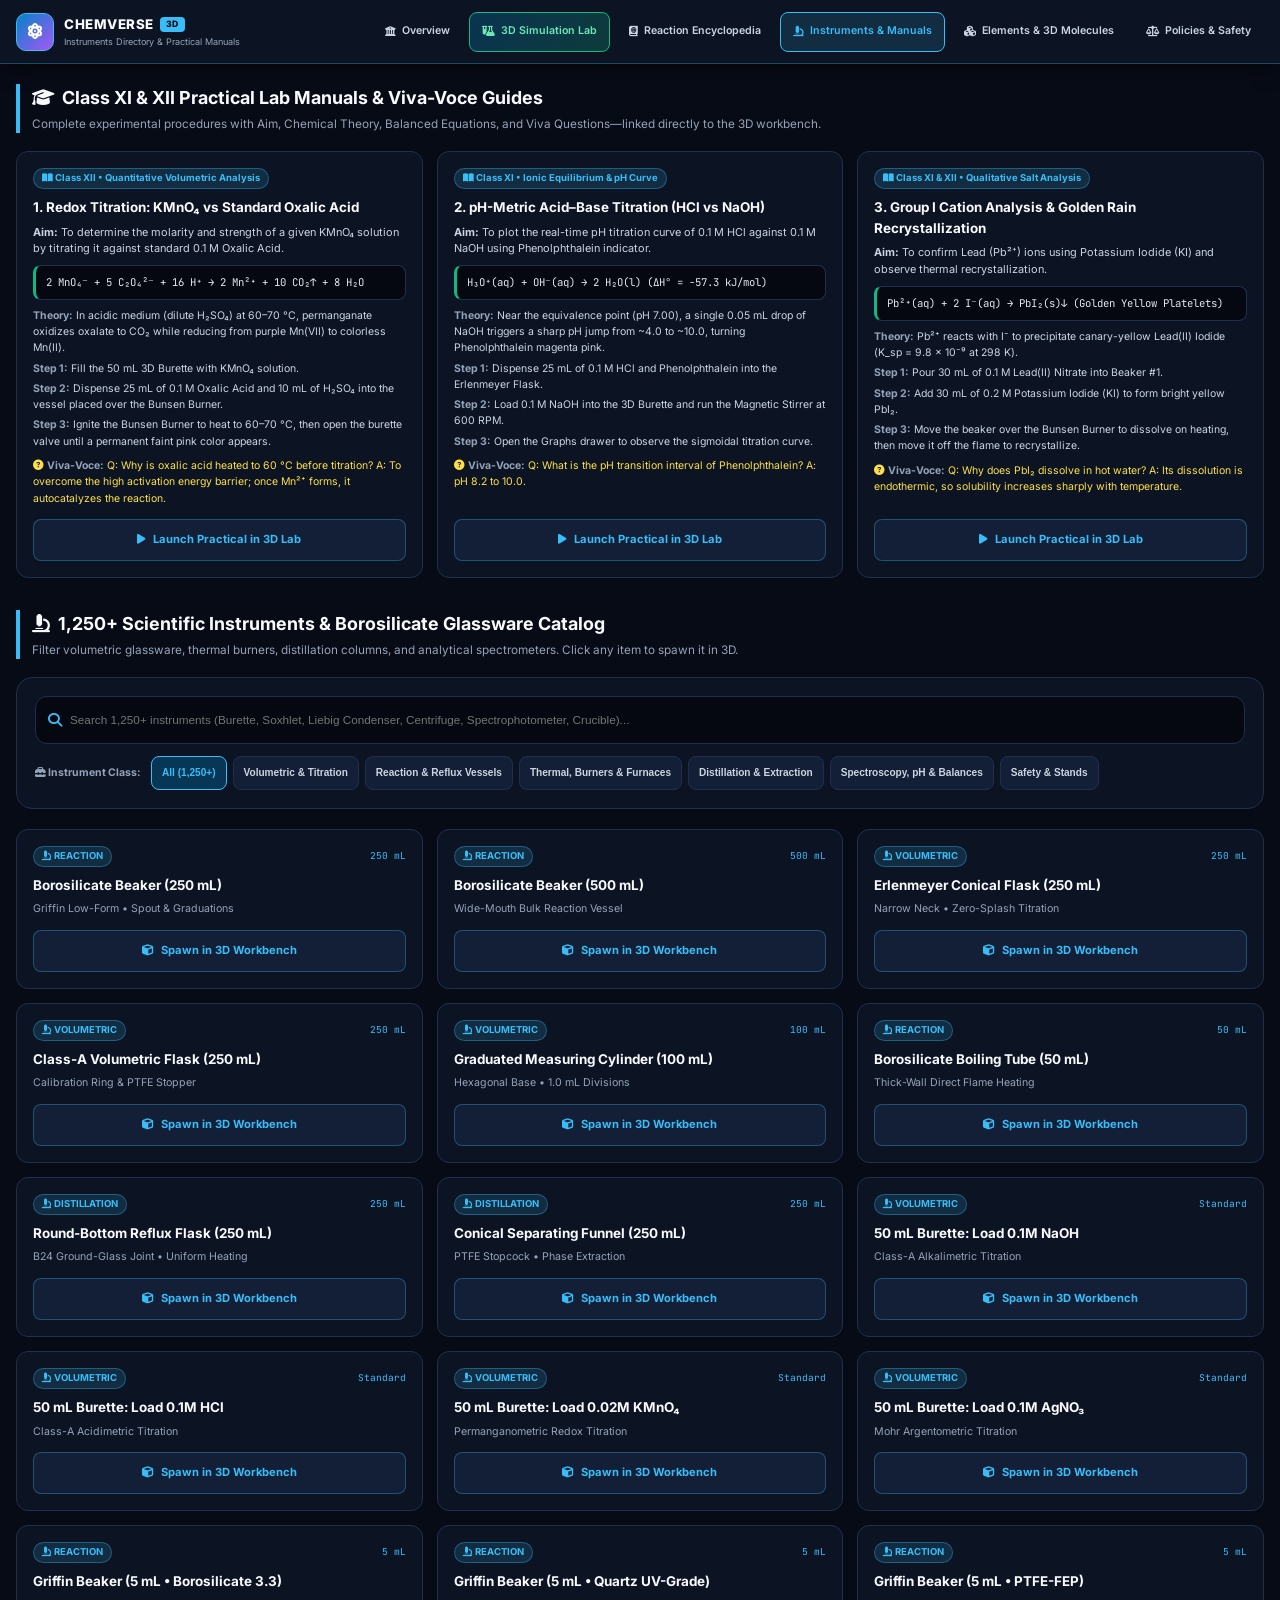
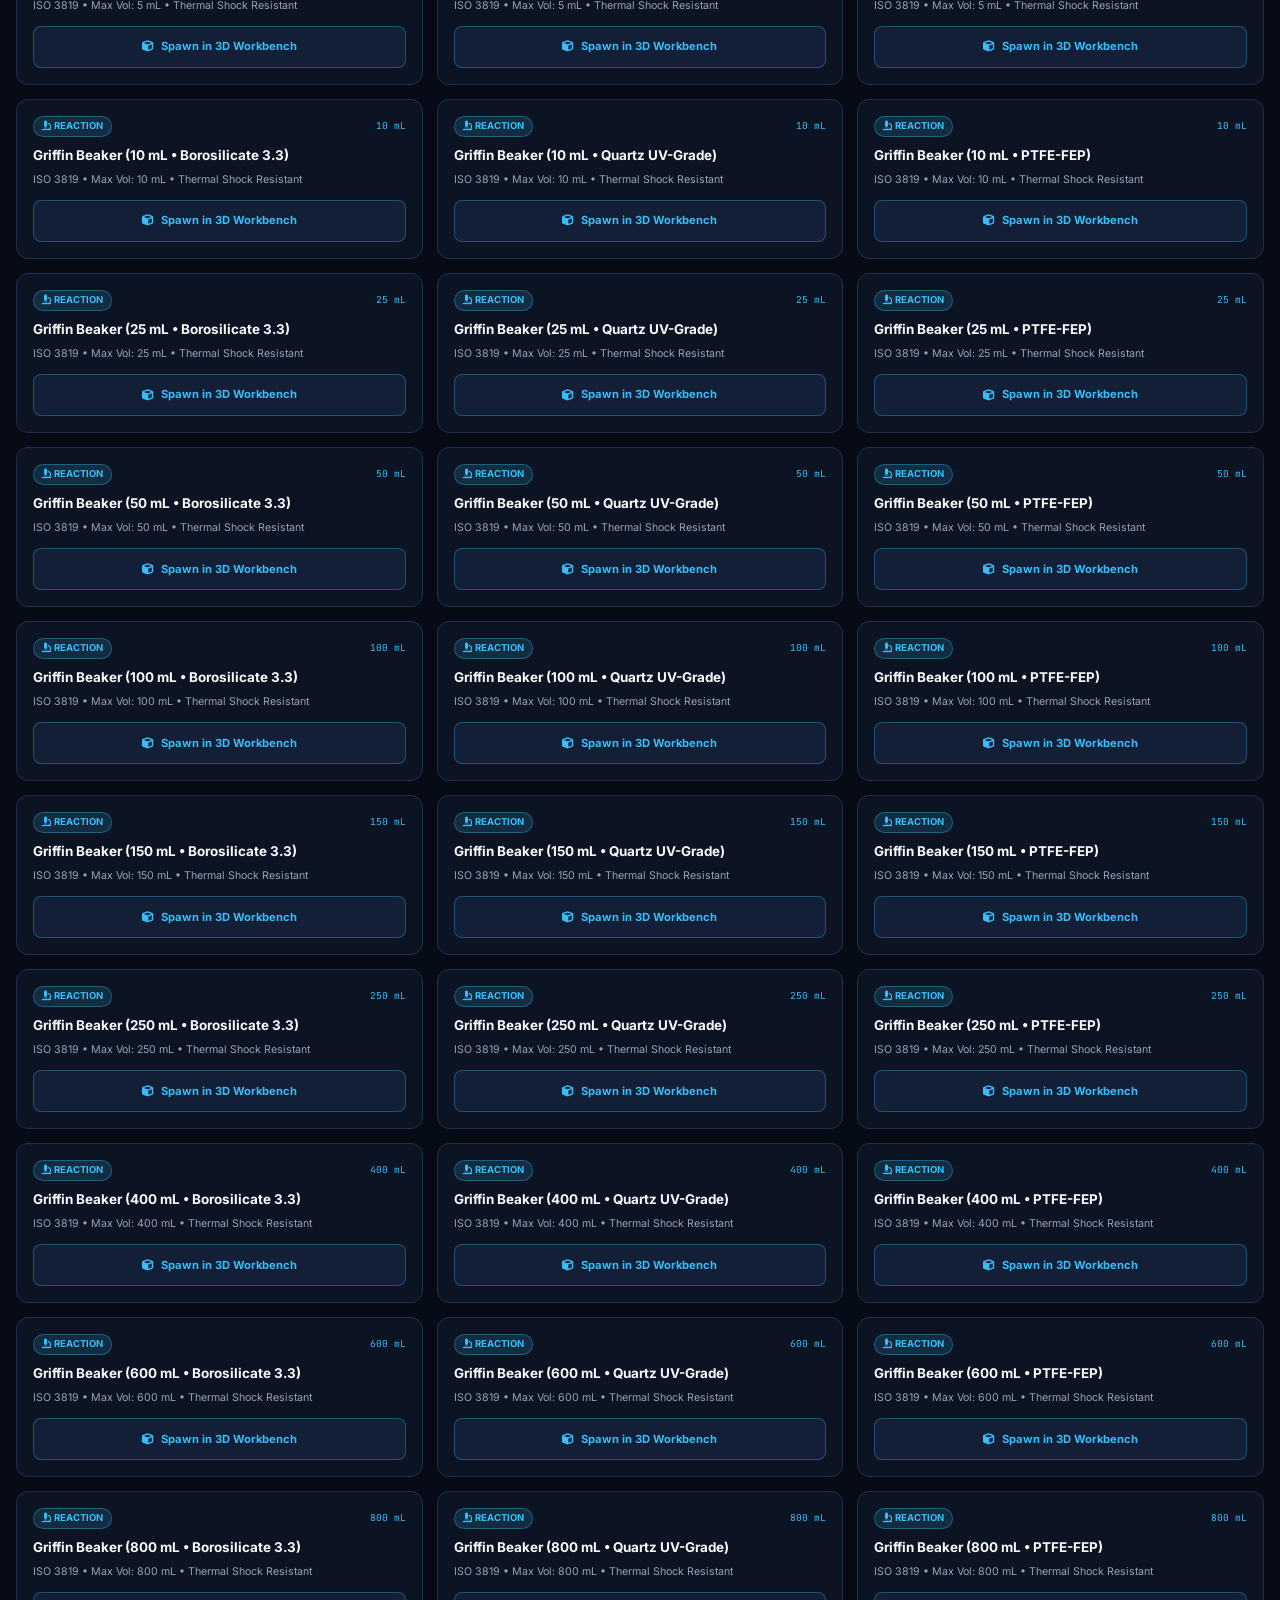
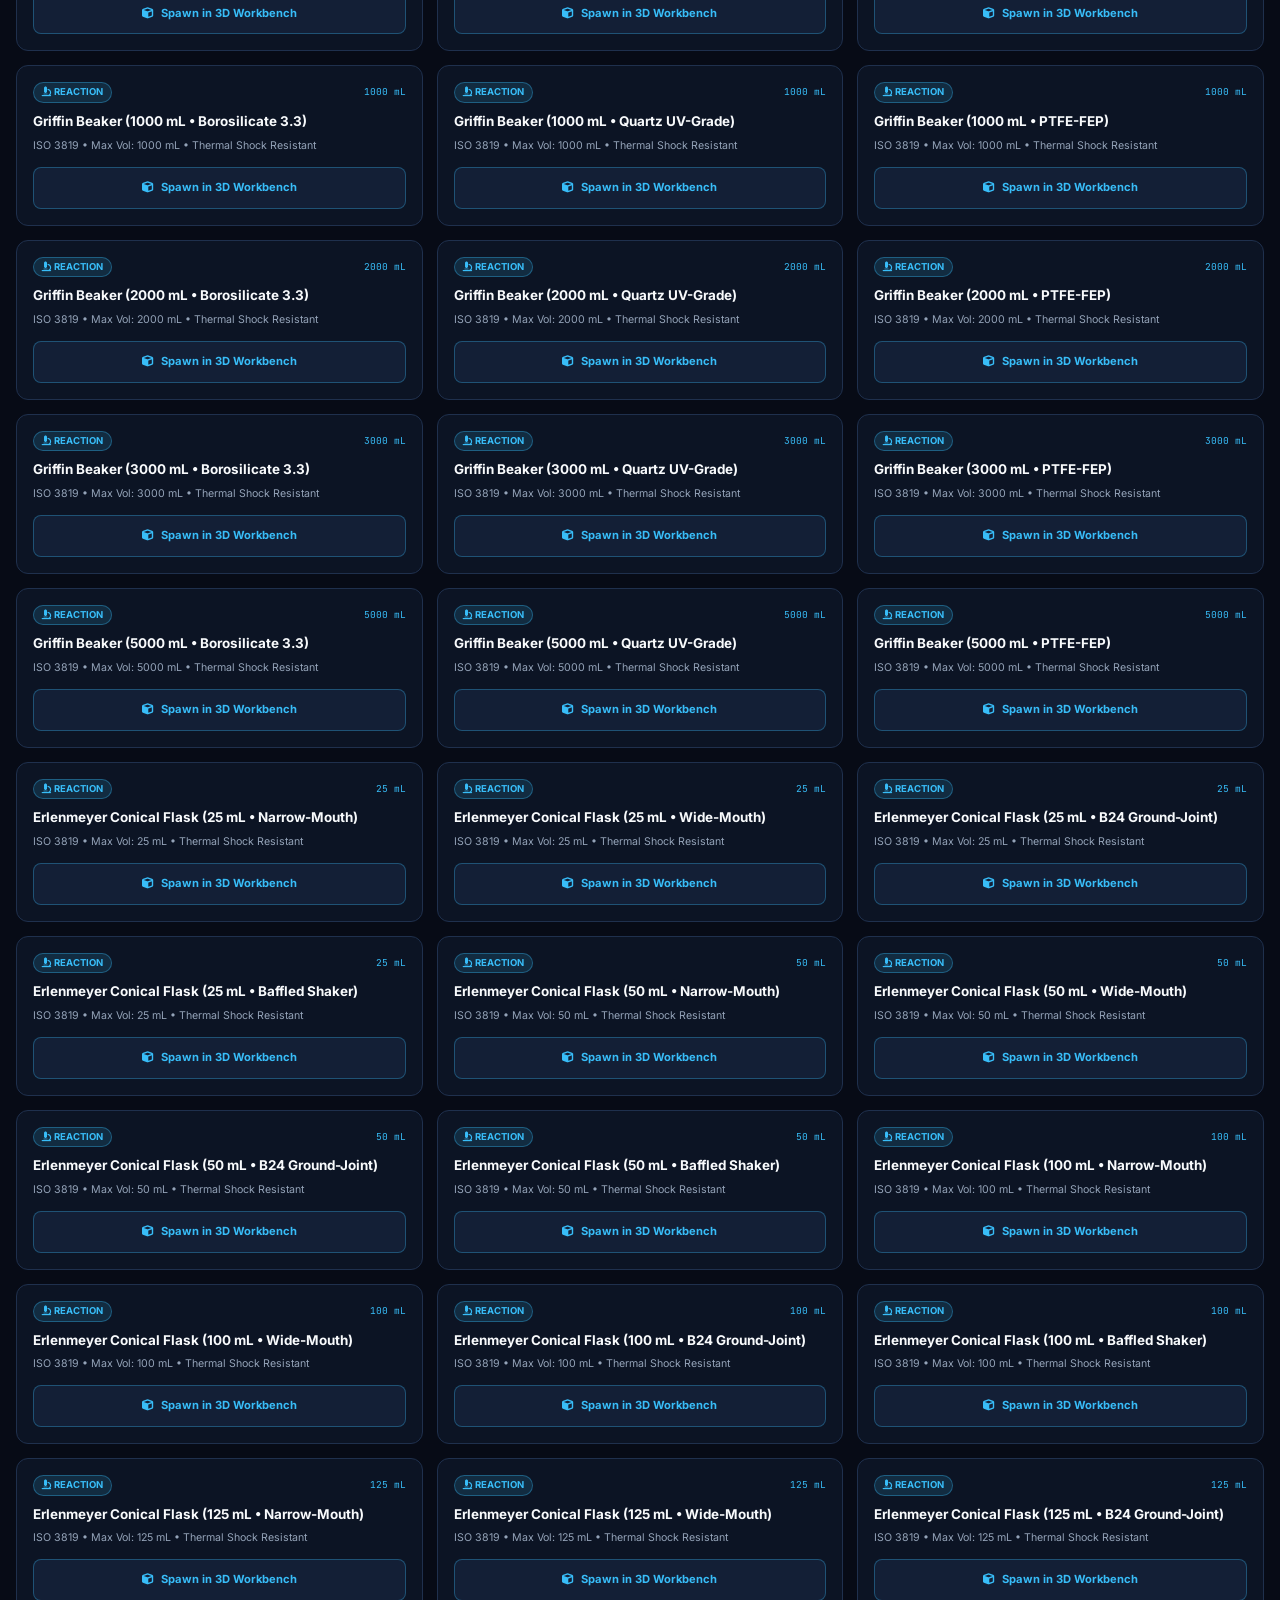
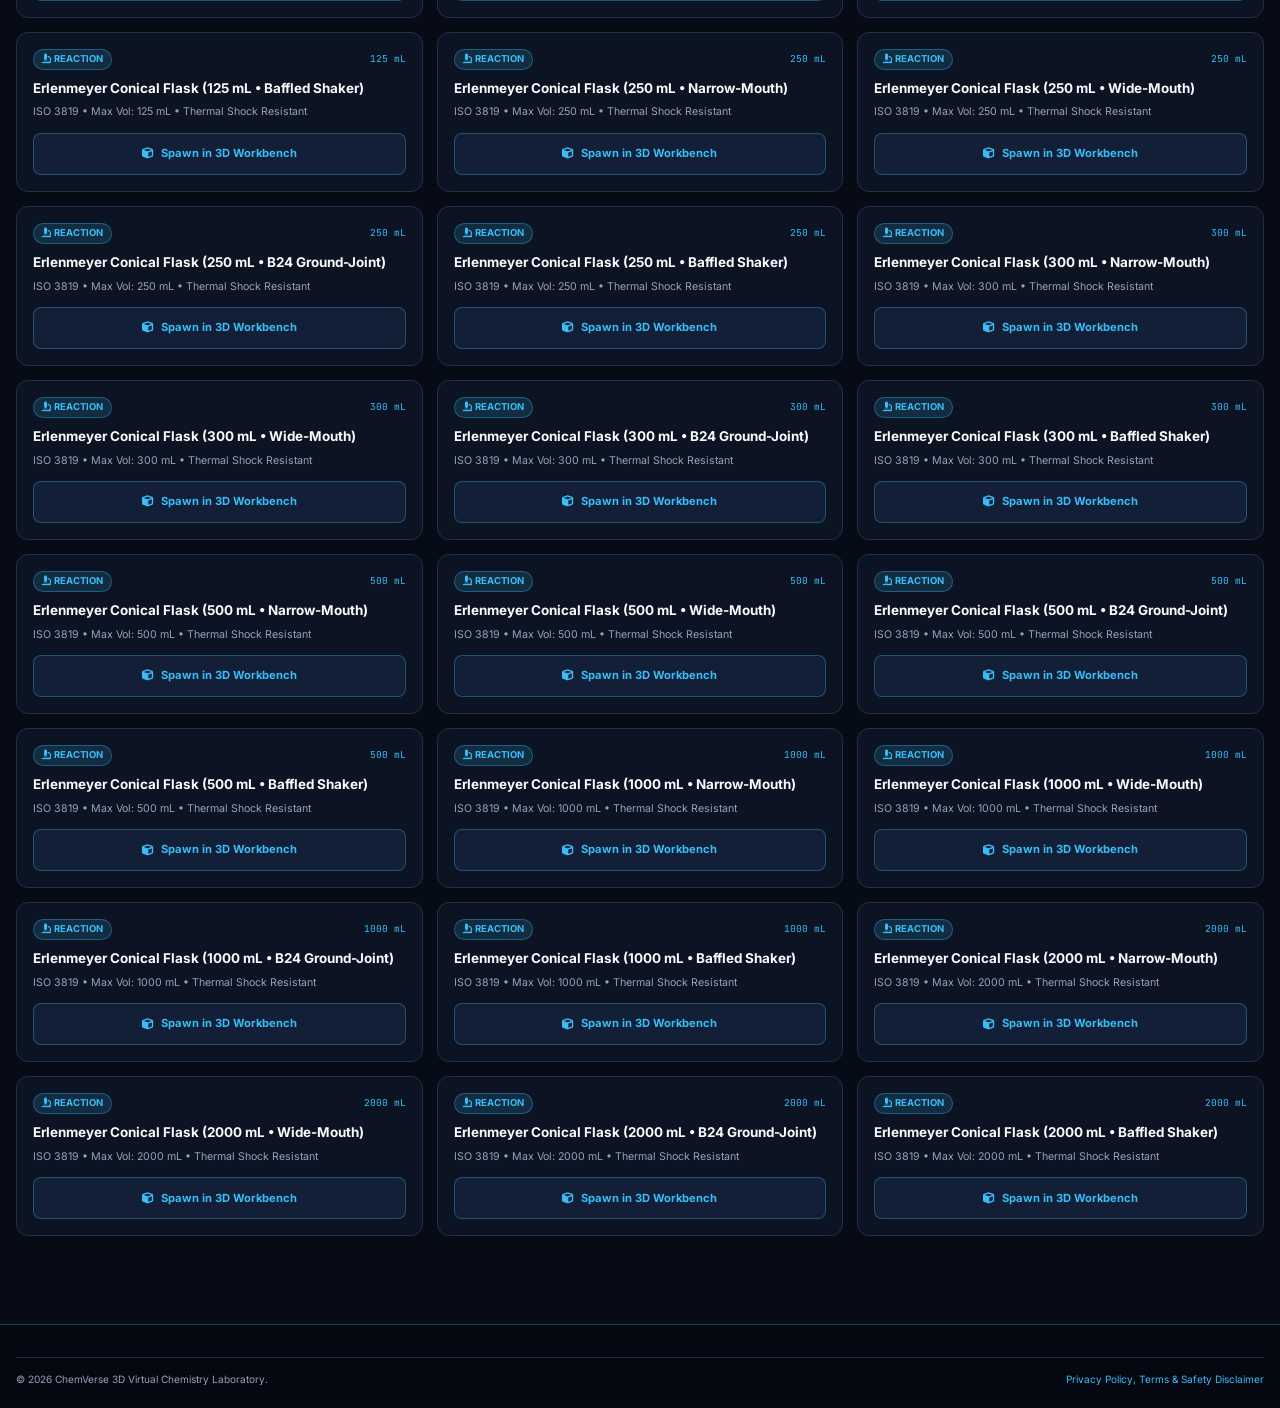
<file: instruments.html>
<!DOCTYPE html>
<html lang="en" data-theme="Dark-Executive">
<head>
  <meta charset="UTF-8">
  <meta name="viewport" content="width=device-width, initial-scale=1.0, viewport-fit=cover">
  <meta name="theme-color" content="#060a12">
  <meta name="description" content="1,250+ Scientific Laboratory Instruments, Borosilicate Glassware Specifications, and Class XI & XII Practical Lab Manuals.">

  <!-- Google AdSense Auto-Ads Script (Zero Manual Ad Boxes) -->
  <meta name="google-adsense-account" content="ca-pub-8123739878680268">
  <script async src="https://pagead2.googlesyndication.com/pagead/js/adsbygoogle.js?client=ca-pub-8123739878680268" crossorigin="anonymous"></script>

  <title>1,250+ Instruments & Practical Lab Manuals — ChemVerse 3D</title>

  <link rel="preconnect" href="https://fonts.googleapis.com">
  <link rel="preconnect" href="https://fonts.gstatic.com" crossorigin>
  <link href="https://fonts.googleapis.com/css2?family=Inter:wght@400;500;600;700;800&family=JetBrains+Mono:wght@400;500;600;700&display=swap" rel="stylesheet">
  <link rel="stylesheet" href="https://cdnjs.cloudflare.com/ajax/libs/font-awesome/6.5.1/css/all.min.css">
  <link rel="stylesheet" href="style.css">
</head>
<body>

  <!-- Formal Global Header -->
  <header class="site-header">
    <div class="header-inner">
      <a href="index.html" class="brand-link">
        <div class="brand-emblem"><i class="fa-solid fa-atom"></i></div>
        <div class="brand-text">
          <span class="brand-name">CHEMVERSE <span class="badge-pro">3D</span></span>
          <span class="brand-tagline">Instruments Directory & Practical Manuals</span>
        </div>
      </a>

      <nav class="site-nav" id="site-nav" aria-label="Main Website Pages">
        <a href="index.html" class="nav-link"><i class="fa-solid fa-building-columns"></i><span>Overview</span></a>
        <a href="lab.html" class="nav-link nav-cta-lab"><i class="fa-solid fa-flask-vial"></i><span>3D Simulation Lab</span></a>
        <a href="encyclopedia.html" class="nav-link"><i class="fa-solid fa-book-atlas"></i><span>Reaction Encyclopedia</span></a>
        <a href="instruments.html" class="nav-link active"><i class="fa-solid fa-microscope"></i><span>Instruments & Manuals</span></a>
        <a href="periodic-molecules.html" class="nav-link"><i class="fa-solid fa-cubes"></i><span>Elements & 3D Molecules</span></a>
        <a href="legal.html" class="nav-link"><i class="fa-solid fa-scale-balanced"></i><span>Policies & Safety</span></a>
      </nav>

      <button type="button" class="mobile-menu-btn" id="btn-mobile-menu" aria-label="Open Menu">
        <i class="fa-solid fa-bars"></i>
      </button>
    </div>
  </header>

  <main class="main-page-container">
    <!-- Section 1: Step-by-Step Practical Manuals & Viva-Voce -->
    <section class="content-section" style="margin-top:0;">
      <div class="section-heading">
        <h2><i class="fa-solid fa-graduation-cap"></i> Class XI & XII Practical Lab Manuals & Viva-Voce Guides</h2>
        <p>Complete experimental procedures with Aim, Chemical Theory, Balanced Equations, and Viva Questions—linked directly to the 3D workbench.</p>
      </div>

      <div class="tutorials-grid" id="tutorials-list-grid"></div>
    </section>

    <!-- Section 2: 1,250+ Scientific Instruments & Glassware Catalog -->
    <section class="content-section">
      <div class="section-heading">
        <h2><i class="fa-solid fa-microscope"></i> 1,250+ Scientific Instruments & Borosilicate Glassware Catalog</h2>
        <p>Filter volumetric glassware, thermal burners, distillation columns, and analytical spectrometers. Click any item to spawn it in 3D.</p>
      </div>

      <div class="advanced-filter-panel bordered-card">
        <div class="filter-search-row">
          <div class="search-input-wrap">
            <i class="fa-solid fa-magnifying-glass"></i>
            <input type="search" id="inst-catalog-search" placeholder="Search 1,250+ instruments (Burette, Soxhlet, Liebig Condenser, Centrifuge, Spectrophotometer, Crucible)...">
          </div>
        </div>
        <div class="filter-chips-row">
          <span class="filter-lbl"><i class="fa-solid fa-toolbox"></i> Instrument Class:</span>
          <button type="button" class="mini-chip active" data-instcat="all">All (1,250+)</button>
          <button type="button" class="mini-chip" data-instcat="volumetric">Volumetric & Titration</button>
          <button type="button" class="mini-chip" data-instcat="reaction">Reaction & Reflux Vessels</button>
          <button type="button" class="mini-chip" data-instcat="thermal">Thermal, Burners & Furnaces</button>
          <button type="button" class="mini-chip" data-instcat="distillation">Distillation & Extraction</button>
          <button type="button" class="mini-chip" data-instcat="analytical">Spectroscopy, pH & Balances</button>
          <button type="button" class="mini-chip" data-instcat="safety">Safety & Stands</button>
        </div>
      </div>

      <div class="encyclopedia-grid" id="inst-catalog-grid"></div>
    </section>
  </main>

  <footer class="site-footer">
    <div class="footer-bottom">
      <span>© 2026 ChemVerse 3D Virtual Chemistry Laboratory.</span>
      <span><a href="legal.html" style="color:#38bdf8;text-decoration:none;">Privacy Policy, Terms & Safety Disclaimer</a></span>
    </div>
  </footer>

  <script src="core-data.js"></script>
  <script>
    (function () {
      "use strict";
      document.getElementById("btn-mobile-menu")?.addEventListener("click", () => {
        document.getElementById("site-nav")?.classList.toggle("open");
      });

      // Render Tutorials
      const tutGrid = document.getElementById("tutorials-list-grid");
      if (tutGrid && window.CV) {
        window.CV.TUTORIALS_DB.forEach(tut => {
          const card = document.createElement("article");
          card.className = "tutorial-entry-card";
          const stepsHtml = tut.steps.map((s, i) => `<div><strong>Step ${i + 1}:</strong> ${s}</div>`).join("");
          card.innerHTML = `
            <div>
              <div class="entry-badge-row">
                <span class="badge-tag"><i class="fa-solid fa-book-open"></i> ${tut.badge}</span>
              </div>
              <h3 class="card-title-md">${tut.title}</h3>
              <p style="font-size:0.78rem;color:#cbd5e1;margin-bottom:8px"><strong>Aim:</strong> ${tut.aim}</p>
              <div class="eq-box">${tut.equation}</div>
              <div class="meta-detail-list">
                <span><strong>Theory:</strong> ${tut.theory}</span>
                ${stepsHtml}
                <span style="color:#fde047;margin-top:4px"><i class="fa-solid fa-circle-question"></i> <strong>Viva-Voce:</strong> ${tut.viva}</span>
              </div>
            </div>
            <a href="lab.html?preset=${encodeURIComponent(tut.practicalId)}" class="card-action-btn">
              <i class="fa-solid fa-play"></i> Launch Practical in 3D Lab
            </a>
          `;
          tutGrid.appendChild(card);
        });
      }

      // Render 1,250+ Instruments Directory
      const instGrid = document.getElementById("inst-catalog-grid");
      const searchInput = document.getElementById("inst-catalog-search");
      let activeInstCat = "all";

      function renderInstruments() {
        if (!instGrid || !window.CV) return;
        instGrid.innerHTML = "";
        const q = (searchInput?.value || "").trim().toLowerCase();

        const filtered = window.CV.INSTRUMENTS_CATALOG.filter(inst => {
          const catOk = activeInstCat === "all" || inst.cat === activeInstCat;
          const qOk = !q || inst.label.toLowerCase().includes(q) || inst.sub.toLowerCase().includes(q);
          return catOk && qOk;
        });

        filtered.slice(0, 90).forEach(inst => {
          const card = document.createElement("article");
          card.className = "inst-entry-card";
          card.innerHTML = `
            <div>
              <div class="entry-badge-row">
                <span class="badge-tag"><i class="fa-solid fa-microscope"></i> ${(inst.cat || "Apparatus").toUpperCase()}</span>
                <span class="mono" style="color:#38bdf8">${inst.capacityMl ? inst.capacityMl + " mL" : "Standard"}</span>
              </div>
              <h3 class="card-title-md">${inst.label}</h3>
              <p style="font-size:0.76rem;color:#94a3b8">${inst.sub}</p>
            </div>
            <a href="lab.html?spawn=${encodeURIComponent(inst.id)}" class="card-action-btn">
              <i class="fa-solid fa-cube"></i> Spawn in 3D Workbench
            </a>
          `;
          instGrid.appendChild(card);
        });
      }

      document.querySelectorAll("[data-instcat]").forEach(chip => {
        chip.addEventListener("click", () => {
          document.querySelectorAll("[data-instcat]").forEach(c => c.classList.remove("active"));
          chip.classList.add("active");
          activeInstCat = chip.dataset.instcat;
          renderInstruments();
        });
      });

      searchInput?.addEventListener("input", renderInstruments);
      renderInstruments();
    })();
  </script>
</body>
</html>
</file>
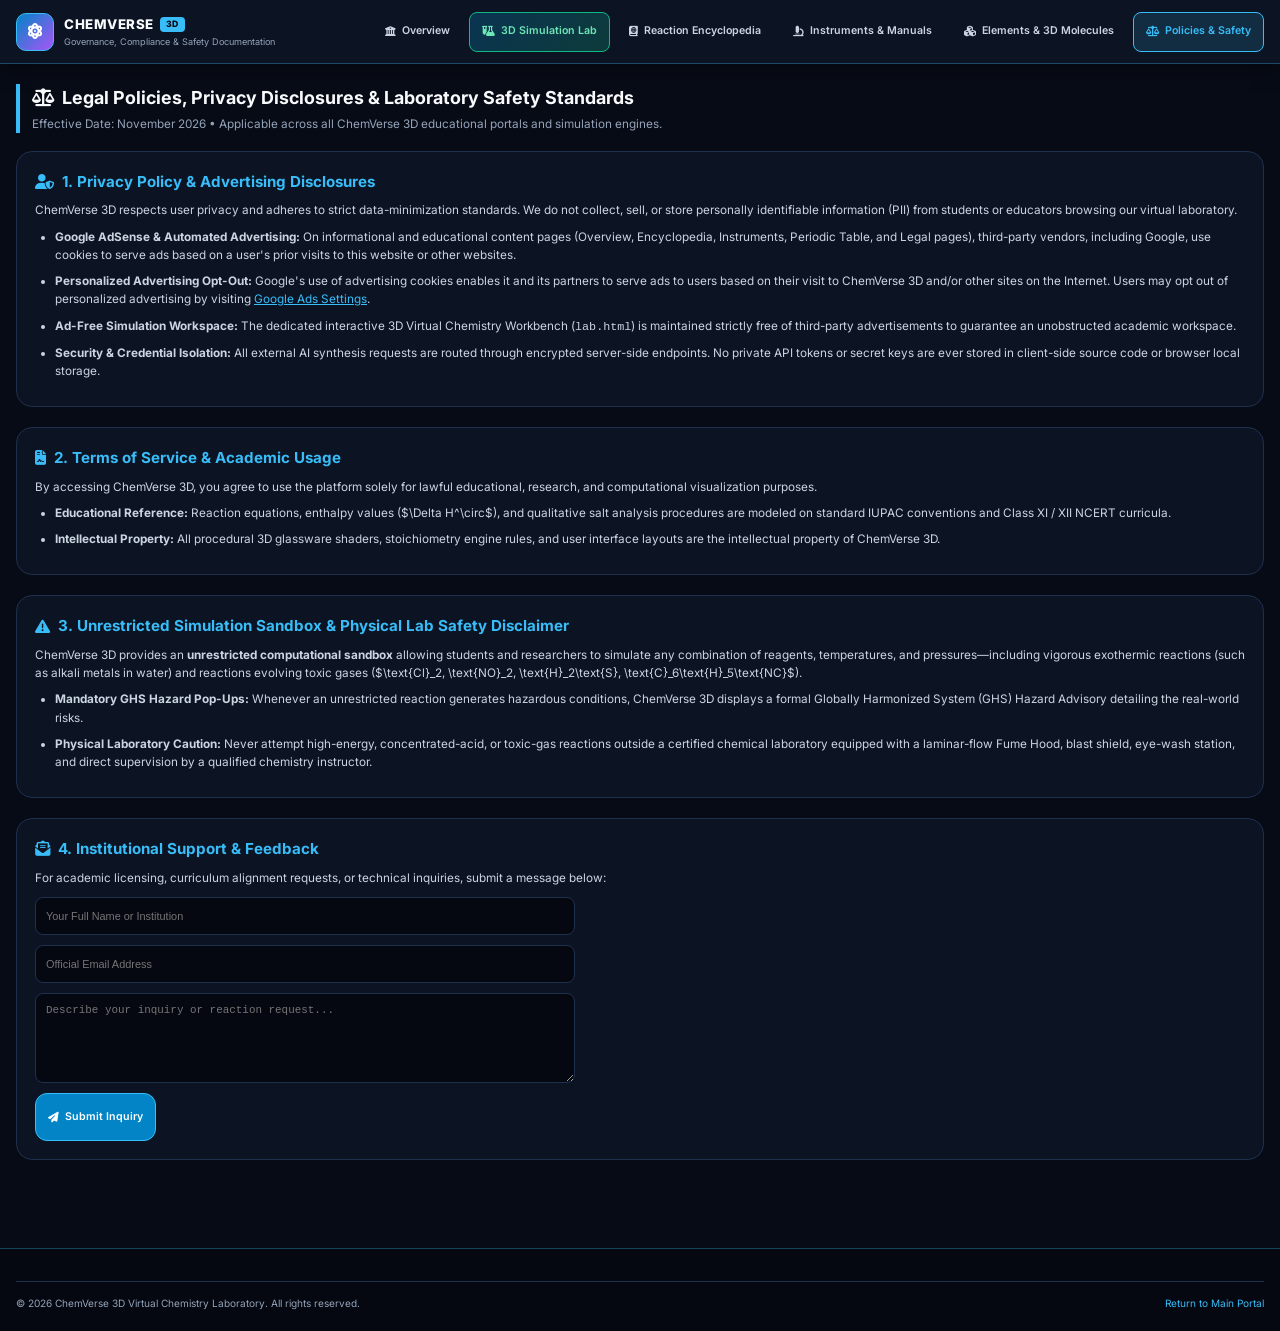
<file: legal.html>
<!DOCTYPE html>
<html lang="en" data-theme="Dark-Executive">
<head>
  <meta charset="UTF-8">
  <meta name="viewport" content="width=device-width, initial-scale=1.0, viewport-fit=cover">
  <meta name="theme-color" content="#060a12">
  <meta name="description" content="ChemVerse 3D — Official Privacy Policy, Google AdSense Disclosures, Terms of Service, Laboratory Safety Disclaimer, and Contact Information.">

  <!-- Google AdSense Auto-Ads Script -->
  <meta name="google-adsense-account" content="ca-pub-8123739878680268">
  <script async src="https://pagead2.googlesyndication.com/pagead/js/adsbygoogle.js?client=ca-pub-8123739878680268" crossorigin="anonymous"></script>

  <title>Privacy Policy, Terms & Safety Disclaimer — ChemVerse 3D</title>

  <link rel="preconnect" href="https://fonts.googleapis.com">
  <link rel="preconnect" href="https://fonts.gstatic.com" crossorigin>
  <link href="https://fonts.googleapis.com/css2?family=Inter:wght@400;500;600;700;800&family=JetBrains+Mono:wght@400;500;600;700&display=swap" rel="stylesheet">
  <link rel="stylesheet" href="https://cdnjs.cloudflare.com/ajax/libs/font-awesome/6.5.1/css/all.min.css">
  <link rel="stylesheet" href="style.css">
</head>
<body>

  <!-- Formal Global Header -->
  <header class="site-header">
    <div class="header-inner">
      <a href="index.html" class="brand-link">
        <div class="brand-emblem"><i class="fa-solid fa-atom"></i></div>
        <div class="brand-text">
          <span class="brand-name">CHEMVERSE <span class="badge-pro">3D</span></span>
          <span class="brand-tagline">Governance, Compliance & Safety Documentation</span>
        </div>
      </a>

      <nav class="site-nav" id="site-nav" aria-label="Main Website Pages">
        <a href="index.html" class="nav-link"><i class="fa-solid fa-building-columns"></i><span>Overview</span></a>
        <a href="lab.html" class="nav-link nav-cta-lab"><i class="fa-solid fa-flask-vial"></i><span>3D Simulation Lab</span></a>
        <a href="encyclopedia.html" class="nav-link"><i class="fa-solid fa-book-atlas"></i><span>Reaction Encyclopedia</span></a>
        <a href="instruments.html" class="nav-link"><i class="fa-solid fa-microscope"></i><span>Instruments & Manuals</span></a>
        <a href="periodic-molecules.html" class="nav-link"><i class="fa-solid fa-cubes"></i><span>Elements & 3D Molecules</span></a>
        <a href="legal.html" class="nav-link active"><i class="fa-solid fa-scale-balanced"></i><span>Policies & Safety</span></a>
      </nav>

      <button type="button" class="mobile-menu-btn" id="btn-mobile-menu" aria-label="Open Menu">
        <i class="fa-solid fa-bars"></i>
      </button>
    </div>
  </header>

  <main class="main-page-container">
    <div class="section-heading">
      <h2><i class="fa-solid fa-scale-balanced"></i> Legal Policies, Privacy Disclosures & Laboratory Safety Standards</h2>
      <p>Effective Date: November 2026 • Applicable across all ChemVerse 3D educational portals and simulation engines.</p>
    </div>

    <div class="legal-doc-stack">
      <!-- 1. Privacy Policy & Google AdSense Disclosure -->
      <article class="bordered-card legal-section" id="privacy">
        <h3><i class="fa-solid fa-user-shield"></i> 1. Privacy Policy & Advertising Disclosures</h3>
        <p>
          ChemVerse 3D respects user privacy and adheres to strict data-minimization standards. We do not collect, sell, or store personally identifiable information (PII) from students or educators browsing our virtual laboratory.
        </p>
        <ul>
          <li><strong>Google AdSense & Automated Advertising:</strong> On informational and educational content pages (Overview, Encyclopedia, Instruments, Periodic Table, and Legal pages), third-party vendors, including Google, use cookies to serve ads based on a user's prior visits to this website or other websites.</li>
          <li><strong>Personalized Advertising Opt-Out:</strong> Google's use of advertising cookies enables it and its partners to serve ads to users based on their visit to ChemVerse 3D and/or other sites on the Internet. Users may opt out of personalized advertising by visiting <a href="https://www.google.com/settings/ads" target="_blank" rel="noopener" style="color:#38bdf8;">Google Ads Settings</a>.</li>
          <li><strong>Ad-Free Simulation Workspace:</strong> The dedicated interactive 3D Virtual Chemistry Workbench (<code>lab.html</code>) is maintained strictly free of third-party advertisements to guarantee an unobstructed academic workspace.</li>
          <li><strong>Security & Credential Isolation:</strong> All external AI synthesis requests are routed through encrypted server-side endpoints. No private API tokens or secret keys are ever stored in client-side source code or browser local storage.</li>
        </ul>
      </article>

      <!-- 2. Terms of Service -->
      <article class="bordered-card legal-section" id="terms">
        <h3><i class="fa-solid fa-file-contract"></i> 2. Terms of Service & Academic Usage</h3>
        <p>
          By accessing ChemVerse 3D, you agree to use the platform solely for lawful educational, research, and computational visualization purposes.
        </p>
        <ul>
          <li><strong>Educational Reference:</strong> Reaction equations, enthalpy values ($\Delta H^\circ$), and qualitative salt analysis procedures are modeled on standard IUPAC conventions and Class XI / XII NCERT curricula.</li>
          <li><strong>Intellectual Property:</strong> All procedural 3D glassware shaders, stoichiometry engine rules, and user interface layouts are the intellectual property of ChemVerse 3D.</li>
        </ul>
      </article>

      <!-- 3. Laboratory Safety Disclaimer -->
      <article class="bordered-card legal-section" id="safety">
        <h3><i class="fa-solid fa-triangle-exclamation"></i> 3. Unrestricted Simulation Sandbox & Physical Lab Safety Disclaimer</h3>
        <p>
          ChemVerse 3D provides an <strong>unrestricted computational sandbox</strong> allowing students and researchers to simulate any combination of reagents, temperatures, and pressures—including vigorous exothermic reactions (such as alkali metals in water) and reactions evolving toxic gases ($\text{Cl}_2, \text{NO}_2, \text{H}_2\text{S}, \text{C}_6\text{H}_5\text{NC}$).
        </p>
        <ul>
          <li><strong>Mandatory GHS Hazard Pop-Ups:</strong> Whenever an unrestricted reaction generates hazardous conditions, ChemVerse 3D displays a formal Globally Harmonized System (GHS) Hazard Advisory detailing the real-world risks.</li>
          <li><strong>Physical Laboratory Caution:</strong> Never attempt high-energy, concentrated-acid, or toxic-gas reactions outside a certified chemical laboratory equipped with a laminar-flow Fume Hood, blast shield, eye-wash station, and direct supervision by a qualified chemistry instructor.</li>
        </ul>
      </article>

      <!-- 4. Institutional Contact Form -->
      <article class="bordered-card legal-section" id="contact">
        <h3><i class="fa-solid fa-envelope-open-text"></i> 4. Institutional Support & Feedback</h3>
        <p>For academic licensing, curriculum alignment requests, or technical inquiries, submit a message below:</p>
        <form id="legal-contact-form" style="display:flex;flex-direction:column;gap:10px;max-width:540px;margin-top:10px;">
          <input type="text" class="studio-select" placeholder="Your Full Name or Institution" required>
          <input type="email" class="studio-select" placeholder="Official Email Address" required>
          <textarea class="studio-select" style="height:90px;padding:10px;" placeholder="Describe your inquiry or reaction request..." required></textarea>
          <button type="submit" class="touch-btn primary-cta" style="width:fit-content;">
            <i class="fa-solid fa-paper-plane"></i> Submit Inquiry
          </button>
          <p id="contact-confirm-msg" class="hidden" style="color:#10b981;font-weight:600;">
            <i class="fa-solid fa-circle-check"></i> Thank you. Your message has been logged for review.
          </p>
        </form>
      </article>
    </div>
  </main>

  <footer class="site-footer">
    <div class="footer-bottom">
      <span>© 2026 ChemVerse 3D Virtual Chemistry Laboratory. All rights reserved.</span>
      <span><a href="index.html" style="color:#38bdf8;text-decoration:none;">Return to Main Portal</a></span>
    </div>
  </footer>

  <script>
    document.getElementById("btn-mobile-menu")?.addEventListener("click", () => {
      document.getElementById("site-nav")?.classList.toggle("open");
    });
    document.getElementById("legal-contact-form")?.addEventListener("submit", e => {
      e.preventDefault();
      document.getElementById("contact-confirm-msg")?.classList.remove("hidden");
      e.target.reset();
    });
  </script>
</body>
</html>
</file>
<file: style.css>
/* ==========================================================================
   1. ROOT DESIGN TOKENS, FORMAL PALETTE & ERGONOMIC TOUCH UNITS
   ========================================================================== */
:root {
  --header-h: 64px;
  --touch-unit: 48px;
  --fab-unit: 56px;
  --radius-sm: 8px;
  --radius-md: 12px;
  --radius-lg: 16px;

  /* Zero-Blur Hardware-Accelerated Surfaces (60 FPS Mobile & Desktop) */
  --bg-void: #050811;
  --bg-page: #070b16;
  --surface-hud: rgba(10, 16, 29, 0.95);
  --surface-solid: #0c1424;
  --surface-card: #131f36;
  --surface-hover: #1b2c4b;
  --border-hud: rgba(56, 189, 248, 0.32);
  --border-subtle: #1f304d;

  /* Formal Scientific Accents */
  --cyan-primary: #38bdf8;
  --cyan-deep: #0284c7;
  --emerald-ok: #10b981;
  --amber-warn: #f59e0b;
  --rose-danger: #f43f5e;
  --violet-quantum: #a855f7;

  /* Typography */
  --text-bright: #f8fafc;
  --text-secondary: #cbd5e1;
  --text-muted: #94a3b8;
  --font-sans: 'Inter', -apple-system, BlinkMacSystemFont, sans-serif;
  --font-mono: 'JetBrains Mono', monospace;
}

html[data-theme="university"] {
  --bg-void: #10141d;
  --bg-page: #141923;
  --surface-hud: rgba(22, 27, 38, 0.96);
  --surface-solid: #19202e;
  --surface-card: #232c3f;
  --border-hud: rgba(245, 158, 11, 0.38);
}

html[data-theme="clean-white"] {
  --bg-void: #e2e8f0;
  --bg-page: #f1f5f9;
  --surface-hud: rgba(255, 255, 255, 0.96);
  --surface-solid: #ffffff;
  --surface-card: #f8fafc;
  --surface-hover: #e2e8f0;
  --border-hud: rgba(2, 132, 199, 0.4);
  --border-subtle: #cbd5e1;
  --text-bright: #0f172a;
  --text-secondary: #334155;
  --text-muted: #64748b;
}

/* ==========================================================================
   2. GLOBAL RESET & BASE TYPOGRAPHY
   ========================================================================== */
*, *::before, *::after {
  box-sizing: border-box;
  margin: 0;
  padding: 0;
  -webkit-tap-highlight-color: transparent;
}

html, body {
  width: 100%;
  min-height: 100dvh;
  background-color: var(--bg-page);
  color: var(--text-bright);
  font-family: var(--font-sans);
  font-size: 14px;
  line-height: 1.55;
  overflow-x: hidden;
  scroll-behavior: smooth;
}

body.lab-body {
  height: 100dvh;
  overflow: hidden;
  user-select: none;
  -webkit-user-select: none;
}

.mono {
  font-family: var(--font-mono);
  font-variant-numeric: tabular-nums;
}

.hidden {
  display: none !important;
}

.truncate {
  white-space: nowrap;
  overflow: hidden;
  text-overflow: ellipsis;
  max-width: 180px;
}

/* ==========================================================================
   3. LIVE REMOTE-CONTROLLED NOTIFICATION BAR
   ========================================================================== */
.live-notification-bar {
  background: linear-gradient(90deg, #0b192c, #0f2942, #0b192c);
  border-bottom: 1px solid var(--border-hud);
  padding: 7px 14px;
  position: relative;
  z-index: 105;
}

.notification-inner {
  max-width: 1400px;
  margin: 0 auto;
  display: flex;
  align-items: center;
  justify-content: center;
  gap: 12px;
  flex-wrap: wrap;
}

.live-pulse-badge {
  display: inline-flex;
  align-items: center;
  gap: 6px;
  background: rgba(16, 185, 129, 0.18);
  border: 1px solid var(--emerald-ok);
  color: #6ee7b7;
  font-size: 0.66rem;
  font-weight: 800;
  padding: 2px 8px;
  border-radius: 99px;
  letter-spacing: 0.5px;
}

.pulse-dot {
  width: 7px;
  height: 7px;
  border-radius: 50%;
  background: var(--emerald-ok);
  box-shadow: 0 0 8px var(--emerald-ok);
  animation: livePulse 1.6s infinite ease-in-out;
}

@keyframes livePulse {
  0%, 100% { transform: scale(1); opacity: 1; }
  50% { transform: scale(1.35); opacity: 0.55; }
}

.notification-message {
  font-size: 0.78rem;
  color: var(--text-bright);
  font-weight: 500;
}

.notification-cta {
  display: inline-flex;
  align-items: center;
  gap: 5px;
  background: var(--cyan-deep);
  color: #ffffff;
  text-decoration: none;
  font-size: 0.72rem;
  font-weight: 700;
  padding: 3px 10px;
  border-radius: 6px;
  border: 1px solid var(--cyan-primary);
}

.notification-close {
  background: transparent;
  border: none;
  color: var(--text-muted);
  cursor: pointer;
  font-size: 0.9rem;
  padding: 2px 6px;
}

/* ==========================================================================
   4. FORMAL GLOBAL HEADER & MULTI-PAGE NAVIGATION
   ========================================================================== */
.site-header {
  position: sticky;
  top: 0;
  left: 0;
  right: 0;
  height: var(--header-h);
  background: var(--surface-solid);
  border-bottom: 1px solid var(--border-hud);
  z-index: 100;
  box-shadow: 0 4px 20px rgba(0, 0, 0, 0.45);
}

.header-inner {
  max-width: 1440px;
  height: 100%;
  margin: 0 auto;
  padding: 0 16px;
  display: flex;
  align-items: center;
  justify-content: space-between;
  gap: 14px;
}

.brand-link {
  display: flex;
  align-items: center;
  gap: 10px;
  text-decoration: none;
  color: var(--text-bright);
  flex-shrink: 0;
}

.brand-emblem {
  width: 38px;
  height: 38px;
  border-radius: 10px;
  background: linear-gradient(135deg, var(--cyan-deep), var(--violet-quantum));
  border: 1px solid var(--cyan-primary);
  display: flex;
  align-items: center;
  justify-content: center;
  font-size: 1.15rem;
  color: #ffffff;
}

.brand-text {
  display: flex;
  flex-direction: column;
}

.brand-name {
  font-weight: 800;
  font-size: 0.95rem;
  letter-spacing: 0.5px;
  display: flex;
  align-items: center;
  gap: 6px;
}

.badge-pro {
  background: var(--cyan-primary);
  color: #050811;
  font-size: 0.62rem;
  padding: 1px 6px;
  border-radius: 4px;
  font-weight: 800;
}

.brand-tagline {
  font-size: 0.65rem;
  color: var(--text-muted);
}

/* Global Search Box */
.global-search-box {
  position: relative;
  flex: 1;
  max-width: 380px;
  display: flex;
  align-items: center;
  background: var(--bg-void);
  border: 1px solid var(--border-subtle);
  border-radius: var(--radius-md);
  padding: 0 6px 0 12px;
  height: 40px;
}

.global-search-box:focus-within {
  border-color: var(--cyan-primary);
}

.search-icon {
  color: var(--text-muted);
  font-size: 0.85rem;
  margin-right: 8px;
}

.global-search-box input {
  flex: 1;
  background: transparent;
  border: none;
  color: var(--text-bright);
  font-size: 0.8rem;
  outline: none;
}

.search-filter-btn {
  width: 30px;
  height: 30px;
  border-radius: 6px;
  background: var(--surface-card);
  border: 1px solid var(--border-subtle);
  color: var(--cyan-primary);
  cursor: pointer;
}

/* Navigation Links */
.site-nav {
  display: flex;
  align-items: center;
  gap: 6px;
}

.nav-link {
  min-height: 40px;
  padding: 6px 12px;
  background: transparent;
  color: var(--text-secondary);
  border: 1px solid transparent;
  border-radius: var(--radius-sm);
  font-size: 0.76rem;
  font-weight: 600;
  text-decoration: none;
  display: inline-flex;
  align-items: center;
  gap: 6px;
  white-space: nowrap;
  transition: all 0.15s ease;
}

.nav-link:hover {
  background: var(--surface-card);
  color: var(--text-bright);
  border-color: var(--border-subtle);
}

.nav-link.active {
  background: rgba(56, 189, 248, 0.14);
  color: var(--cyan-primary);
  border-color: var(--cyan-primary);
}

.nav-link.nav-cta-lab {
  background: linear-gradient(135deg, rgba(2, 132, 199, 0.28), rgba(16, 185, 129, 0.24));
  border-color: var(--emerald-ok);
  color: #6ee7b7;
}

.mobile-menu-btn {
  display: none;
  width: 42px;
  height: 42px;
  background: var(--surface-card);
  border: 1px solid var(--border-subtle);
  border-radius: var(--radius-sm);
  color: var(--text-bright);
  font-size: 1.1rem;
  cursor: pointer;
}

/* ==========================================================================
   5. MAIN PORTAL LAYOUT, HERO BANNER & FEATURE CARDS
   ========================================================================== */
.main-page-container {
  max-width: 1340px;
  margin: 0 auto;
  padding: 20px 16px 48px;
}

.hero-section {
  padding: 32px 24px;
  background: radial-gradient(circle at top right, rgba(2, 132, 199, 0.18), rgba(12, 20, 36, 0.96));
  border: 1px solid var(--border-hud);
  border-radius: var(--radius-lg);
  display: grid;
  grid-template-columns: 1.35fr 1fr;
  gap: 28px;
  align-items: center;
  margin-bottom: 32px;
}

.hero-pill {
  display: inline-flex;
  align-items: center;
  gap: 8px;
  background: rgba(56, 189, 248, 0.12);
  border: 1px solid var(--cyan-primary);
  color: var(--cyan-primary);
  padding: 5px 12px;
  border-radius: 99px;
  font-size: 0.72rem;
  font-weight: 700;
  margin-bottom: 14px;
}

.hero-title {
  font-size: clamp(1.7rem, 3.2vw, 2.55rem);
  font-weight: 800;
  line-height: 1.18;
  margin-bottom: 14px;
}

.gradient-text {
  background: linear-gradient(90deg, #38bdf8, #34d399, #a855f7);
  -webkit-background-clip: text;
  -webkit-text-fill-color: transparent;
}

.hero-description {
  font-size: 0.92rem;
  color: var(--text-secondary);
  margin-bottom: 22px;
  max-width: 680px;
}

.hero-actions {
  display: flex;
  flex-wrap: wrap;
  gap: 10px;
  margin-bottom: 24px;
}

.btn-hero-primary,
.btn-hero-secondary {
  min-height: var(--touch-unit);
  padding: 10px 18px;
  border-radius: var(--radius-md);
  font-size: 0.85rem;
  font-weight: 700;
  text-decoration: none;
  display: inline-flex;
  align-items: center;
  gap: 8px;
  cursor: pointer;
  transition: transform 0.15s ease;
}

.btn-hero-primary {
  background: linear-gradient(135deg, var(--cyan-deep), #10b981);
  color: #ffffff;
  border: 1px solid #6ee7b7;
}

.btn-hero-secondary {
  background: var(--surface-card);
  color: var(--text-bright);
  border: 1px solid var(--border-hud);
}

.btn-hero-primary:hover,
.btn-hero-secondary:hover {
  transform: translateY(-2px);
}

.hero-stats-grid {
  display: grid;
  grid-template-columns: repeat(4, 1fr);
  gap: 10px;
}

.stat-box {
  background: rgba(5, 8, 17, 0.78);
  border: 1px solid var(--border-subtle);
  border-radius: var(--radius-md);
  padding: 12px;
  display: flex;
  flex-direction: column;
  gap: 2px;
}

.stat-box i {
  color: var(--cyan-primary);
  font-size: 1.05rem;
  margin-bottom: 3px;
}

.stat-box strong {
  font-size: 1.08rem;
  color: var(--text-bright);
}

.stat-box span {
  font-size: 0.68rem;
  color: var(--text-muted);
}

.hero-visual-card {
  background: var(--bg-void);
  border: 1px solid var(--border-hud);
  border-radius: var(--radius-lg);
  overflow: hidden;
  box-shadow: 0 14px 35px rgba(0, 0, 0, 0.55);
}

.preview-header {
  background: #0f172a;
  padding: 10px 14px;
  border-bottom: 1px solid var(--border-subtle);
  display: flex;
  align-items: center;
  gap: 6px;
  font-size: 0.72rem;
  color: var(--text-muted);
}

.dot-red, .dot-amber, .dot-green {
  width: 10px;
  height: 10px;
  border-radius: 50%;
}
.dot-red { background: #ef4444; }
.dot-amber { background: #f59e0b; }
.dot-green { background: #10b981; }

.preview-body {
  padding: 16px;
  display: flex;
  flex-direction: column;
  gap: 12px;
}

.preview-feature-item {
  display: flex;
  align-items: flex-start;
  gap: 12px;
  background: var(--surface-card);
  border: 1px solid var(--border-subtle);
  padding: 12px;
  border-radius: var(--radius-md);
}

.preview-feature-item i {
  font-size: 1.25rem;
  margin-top: 2px;
}

.icon-cyan { color: var(--cyan-primary); }
.icon-amber { color: var(--amber-warn); }
.icon-emerald { color: var(--emerald-ok); }

.preview-feature-item p {
  font-size: 0.76rem;
  color: var(--text-secondary);
  margin-top: 2px;
}

/* Content Sections & Cards */
.content-section {
  margin-top: 32px;
}

.section-heading {
  margin-bottom: 18px;
  border-left: 4px solid var(--cyan-primary);
  padding-left: 12px;
}

.section-heading h2 {
  font-size: 1.28rem;
  color: var(--text-bright);
  display: flex;
  align-items: center;
  gap: 8px;
}

.section-heading p {
  font-size: 0.84rem;
  color: var(--text-muted);
  margin-top: 3px;
}

.bordered-card {
  background: var(--surface-solid);
  border: 1px solid var(--border-subtle);
  border-radius: var(--radius-lg);
  padding: 18px;
  transition: border-color 0.2s ease;
}

.bordered-card:hover {
  border-color: var(--border-hud);
}

.feature-cards-grid {
  display: grid;
  grid-template-columns: repeat(auto-fit, minmax(280px, 1fr));
  gap: 16px;
}

.info-card {
  display: flex;
  flex-direction: column;
  justify-content: space-between;
  gap: 12px;
}

.card-icon-wrap {
  width: 44px;
  height: 44px;
  border-radius: 10px;
  display: flex;
  align-items: center;
  justify-content: center;
  font-size: 1.25rem;
}

.card-icon-wrap.cyan { background: rgba(56, 189, 248, 0.15); color: var(--cyan-primary); border: 1px solid var(--cyan-primary); }
.card-icon-wrap.emerald { background: rgba(16, 185, 129, 0.15); color: var(--emerald-ok); border: 1px solid var(--emerald-ok); }
.card-icon-wrap.amber { background: rgba(245, 158, 11, 0.15); color: var(--amber-warn); border: 1px solid var(--amber-warn); }
.card-icon-wrap.violet { background: rgba(168, 85, 247, 0.15); color: var(--violet-quantum); border: 1px solid var(--violet-quantum); }

.info-card h3 {
  font-size: 1.02rem;
  color: var(--text-bright);
}

.info-card p {
  font-size: 0.8rem;
  color: var(--text-secondary);
}

.card-list {
  list-style: none;
  display: flex;
  flex-direction: column;
  gap: 6px;
  font-size: 0.76rem;
  color: var(--text-muted);
}

.card-list i {
  color: var(--emerald-ok);
  margin-right: 6px;
}

.card-action-btn {
  min-height: 42px;
  background: var(--surface-card);
  color: var(--cyan-primary);
  border: 1px solid var(--border-hud);
  border-radius: var(--radius-sm);
  font-weight: 700;
  font-size: 0.8rem;
  text-decoration: none;
  cursor: pointer;
  display: inline-flex;
  align-items: center;
  justify-content: center;
  gap: 8px;
  transition: background-color 0.15s ease, color 0.15s ease;
}

.card-action-btn:hover {
  background: var(--cyan-deep);
  color: #ffffff;
}

/* ==========================================================================
   6. ENCYCLOPEDIA, INSTRUMENTS, MANUALS & LEGAL DOCUMENT PAGES
   ========================================================================== */
.advanced-filter-panel {
  margin-bottom: 20px;
  display: flex;
  flex-direction: column;
  gap: 12px;
}

.filter-search-row {
  display: flex;
  flex-wrap: wrap;
  gap: 10px;
}

.search-input-wrap {
  flex: 1;
  min-width: 240px;
  min-height: var(--touch-unit);
  background: var(--bg-void);
  border: 1px solid var(--border-subtle);
  border-radius: var(--radius-md);
  display: flex;
  align-items: center;
  padding: 0 12px;
  gap: 8px;
}

.search-input-wrap i {
  color: var(--cyan-primary);
}

.search-input-wrap input {
  flex: 1;
  background: transparent;
  border: none;
  color: var(--text-bright);
  font-size: 0.84rem;
  outline: none;
}

.filter-chips-row {
  display: flex;
  align-items: center;
  flex-wrap: wrap;
  gap: 6px;
}

.filter-lbl {
  font-size: 0.75rem;
  color: var(--text-muted);
  font-weight: 700;
  margin-right: 4px;
}

.encyclopedia-grid,
.tutorials-grid {
  display: grid;
  grid-template-columns: repeat(auto-fill, minmax(320px, 1fr));
  gap: 14px;
}

.rxn-entry-card,
.inst-entry-card,
.tutorial-entry-card {
  background: var(--surface-solid);
  border: 1px solid var(--border-subtle);
  border-radius: var(--radius-md);
  padding: 16px;
  display: flex;
  flex-direction: column;
  justify-content: space-between;
  gap: 12px;
  transition: transform 0.15s ease, border-color 0.2s ease;
}

.rxn-entry-card:hover,
.inst-entry-card:hover,
.tutorial-entry-card:hover {
  transform: translateY(-2px);
  border-color: var(--cyan-primary);
}

.card-title-md {
  margin: 8px 0 6px;
  font-size: 0.96rem;
  color: var(--text-bright);
}

.entry-badge-row {
  display: flex;
  align-items: center;
  justify-content: space-between;
  gap: 6px;
  font-size: 0.68rem;
}

.badge-tag {
  padding: 2px 8px;
  border-radius: 99px;
  font-weight: 700;
  background: rgba(56, 189, 248, 0.14);
  color: var(--cyan-primary);
  border: 1px solid rgba(56, 189, 248, 0.35);
}

.eq-box {
  background: var(--bg-void);
  border: 1px solid var(--border-subtle);
  border-left: 3px solid var(--emerald-ok);
  padding: 8px 10px;
  border-radius: var(--radius-sm);
  font-family: var(--font-mono);
  font-size: 0.76rem;
  color: #e2e8f0;
  margin-bottom: 8px;
}

.meta-detail-list {
  font-size: 0.75rem;
  color: var(--text-secondary);
  display: flex;
  flex-direction: column;
  gap: 4px;
}

.meta-detail-list strong {
  color: var(--text-muted);
}

/* Legal Document Articles (`legal.html`) */
.legal-doc-stack {
  display: flex;
  flex-direction: column;
  gap: 20px;
}

.legal-section h3 {
  font-size: 1.08rem;
  color: var(--cyan-primary);
  margin-bottom: 8px;
  display: flex;
  align-items: center;
  gap: 8px;
}

.legal-section p,
.legal-section li {
  font-size: 0.84rem;
  color: var(--text-secondary);
  margin-bottom: 8px;
}

.legal-section ul {
  padding-left: 20px;
}

/* ==========================================================================
   7. PERIODIC TABLE & 3D MOLECULES STUDIO PAGE (`periodic-molecules.html`)
   ========================================================================== */
.ptable-page-card,
.mol-page-card {
  padding: 0;
  overflow: hidden;
  margin-bottom: 28px;
}

.ptable-toolbar,
.mol-toolbar {
  padding: 14px 16px;
  background: #0a1220;
  border-bottom: 1px solid var(--border-subtle);
  display: flex;
  flex-direction: column;
  gap: 10px;
}

.ptable-legend {
  display: flex;
  flex-wrap: wrap;
  gap: 5px;
}

.cat-chip {
  padding: 5px 9px;
  font-size: 0.68rem;
  font-weight: 600;
  border-radius: 6px;
  background: var(--surface-card);
  color: var(--text-secondary);
  border: 1px solid var(--border-subtle);
  cursor: pointer;
}

.cat-chip.active {
  border-color: var(--cyan-primary);
  color: var(--cyan-primary);
  background: rgba(56, 189, 248, 0.14);
}

.ptable-layout,
.mol-studio-layout {
  display: grid;
  grid-template-columns: 1fr 330px;
  min-height: 520px;
}

.ptable-scroll-container {
  padding: 12px;
  overflow-x: auto;
}

.ptable-grid {
  display: grid;
  grid-template-columns: repeat(18, minmax(43px, 1fr));
  gap: 4px;
  min-width: 790px;
}

.el-cell {
  min-height: 48px;
  background: var(--surface-card);
  border: 1px solid var(--border-subtle);
  border-radius: 6px;
  padding: 3px 4px;
  display: flex;
  flex-direction: column;
  justify-content: space-between;
  cursor: pointer;
  color: var(--text-bright);
  transition: transform 0.1s ease;
}

.el-cell:hover,
.el-cell.selected {
  transform: scale(1.08);
  border-color: #ffffff;
  z-index: 2;
}

.el-z { font-size: 0.54rem; color: var(--text-muted); }
.el-sym { font-size: 0.86rem; font-weight: 800; text-align: center; }
.el-mass-mini { font-size: 0.5rem; color: var(--text-secondary); text-align: center; }

.el-cell[data-cat*="alkali-metal"] { border-top: 3px solid #ef4444; }
.el-cell[data-cat*="alkaline-earth"] { border-top: 3px solid #f97316; }
.el-cell[data-cat*="transition"] { border-top: 3px solid #38bdf8; }
.el-cell[data-cat*="post-transition"] { border-top: 3px solid #10b981; }
.el-cell[data-cat*="metalloid"] { border-top: 3px solid #14b8a6; }
.el-cell[data-cat*="nonmetal"] { border-top: 3px solid #22c55e; }
.el-cell[data-cat*="noble-gas"] { border-top: 3px solid #a855f7; }
.el-cell[data-cat*="lanthanide"] { border-top: 3px solid #ec4899; }
.el-cell[data-cat*="actinide"] { border-top: 3px solid #f43f5e; }

.atom-inspector-panel,
.mol-info-sidebar {
  background: #09101d;
  border-left: 1px solid var(--border-subtle);
  padding: 14px;
  display: flex;
  flex-direction: column;
  gap: 12px;
}

.atom-canvas-wrap {
  position: relative;
  width: 100%;
  height: 210px;
  background: #050811;
  border: 1px solid var(--border-subtle);
  border-radius: var(--radius-md);
  overflow: hidden;
}

#quantum-atom-canvas {
  width: 100%;
  height: 100%;
  display: block;
}

.atom-overlay-badge {
  position: absolute;
  top: 8px;
  left: 8px;
  background: rgba(15, 23, 42, 0.9);
  color: var(--cyan-primary);
  padding: 2px 8px;
  border-radius: 6px;
  font-size: 0.78rem;
  font-weight: 700;
}

.orbital-selector {
  position: absolute;
  bottom: 6px;
  left: 6px;
  right: 6px;
  display: flex;
  gap: 3px;
}

.orb-btn {
  flex: 1;
  padding: 4px 2px;
  font-size: 0.62rem;
  background: rgba(15, 23, 42, 0.92);
  color: var(--text-secondary);
  border: 1px solid var(--border-subtle);
  border-radius: 4px;
  cursor: pointer;
}

.orb-btn.active {
  border-color: var(--cyan-primary);
  color: var(--cyan-primary);
}

.atom-stats-list {
  display: flex;
  flex-direction: column;
  gap: 6px;
  font-size: 0.75rem;
}

.stat-row {
  display: flex;
  justify-content: space-between;
  border-bottom: 1px solid rgba(148, 163, 184, 0.12);
  padding-bottom: 4px;
}

.stat-row span {
  color: var(--text-muted);
}

.pubchem-search-bar {
  display: flex;
  gap: 8px;
}

.pubchem-search-bar input {
  flex: 1;
  min-height: var(--touch-unit);
  background: var(--bg-void);
  color: var(--text-bright);
  border: 1px solid var(--border-subtle);
  border-radius: var(--radius-md);
  padding: 0 12px;
  font-size: 0.82rem;
}

.mol-quick-chips {
  display: flex;
  gap: 6px;
  overflow-x: auto;
  scrollbar-width: none;
}

.mol-3d-stage {
  position: relative;
  min-height: 480px;
  background: #050811;
}

.mol3d-viewer {
  width: 100%;
  height: 100%;
  min-height: 480px;
  position: relative;
}

.mol-stage-controls {
  position: absolute;
  top: 10px;
  left: 10px;
  right: 10px;
  display: flex;
  justify-content: space-between;
  flex-wrap: wrap;
  gap: 6px;
  z-index: 5;
}

.ctrl-pill-group {
  display: flex;
  flex-wrap: wrap;
  gap: 4px;
}

.mol-measure-banner {
  position: absolute;
  bottom: 10px;
  left: 10px;
  right: 10px;
  background: var(--surface-hud);
  border: 1px solid var(--border-hud);
  padding: 7px 12px;
  border-radius: var(--radius-sm);
  font-size: 0.74rem;
  color: var(--emerald-ok);
  z-index: 5;
}

.smiles-2d-card {
  background: #050811;
  border: 1px solid var(--border-subtle);
  border-radius: var(--radius-md);
  padding: 8px;
  text-align: center;
}

.card-caption {
  font-size: 0.66rem;
  color: var(--text-muted);
  display: block;
  margin-bottom: 4px;
}

/* ==========================================================================
   8. DEDICATED 3D SIMULATION LAB (`lab.html`) & SPATIAL HEATING HUD
   ========================================================================== */
.lab-fullscreen-view {
  position: fixed;
  top: var(--header-h);
  left: 0;
  right: 0;
  bottom: 0;
  overflow: hidden;
  z-index: 10;
}

#ar-camera-feed {
  position: absolute;
  inset: 0;
  width: 100%;
  height: 100%;
  object-fit: cover;
  z-index: 0;
  display: none;
}

html[data-theme="ar-camera"] #ar-camera-feed {
  display: block;
}

#lab-viewport {
  position: absolute;
  inset: 0;
  width: 100%;
  height: 100%;
  z-index: 1;
  touch-action: none;
  background: radial-gradient(circle at 50% 35%, #16243d 0%, #050811 85%);
}

#lab-canvas {
  width: 100%;
  height: 100%;
  display: block;
  touch-action: none;
}

.hud-interactive {
  pointer-events: auto;
}

.touch-btn {
  min-width: var(--touch-unit);
  min-height: var(--touch-unit);
  padding: 6px 12px;
  background: var(--surface-hud);
  color: var(--text-bright);
  border: 1px solid var(--border-subtle);
  border-radius: var(--radius-md);
  display: inline-flex;
  align-items: center;
  justify-content: center;
  gap: 6px;
  font-family: var(--font-sans);
  font-size: 0.76rem;
  font-weight: 600;
  text-decoration: none;
  cursor: pointer;
  transition: transform 0.1s ease, border-color 0.15s ease;
}

.touch-btn:active {
  transform: scale(0.94);
}

.touch-btn:hover {
  border-color: var(--cyan-primary);
}

.touch-btn.icon-only {
  padding: 0;
  width: var(--touch-unit);
  height: var(--touch-unit);
}

.touch-btn.primary-cta {
  background: var(--cyan-deep);
  border-color: var(--cyan-primary);
  color: #ffffff;
}

.touch-btn.secondary-cta {
  background: var(--surface-card);
  border-color: var(--border-hud);
}

.touch-btn.danger-outline {
  border-color: rgba(244, 63, 94, 0.55);
  color: #fda4af;
}

.full-width {
  width: 100%;
}

.mini-chip {
  min-height: 34px;
  padding: 4px 10px;
  background: var(--surface-card);
  color: var(--text-secondary);
  border: 1px solid var(--border-subtle);
  border-radius: var(--radius-sm);
  font-size: 0.72rem;
  font-weight: 600;
  cursor: pointer;
  white-space: nowrap;
  display: inline-flex;
  align-items: center;
  gap: 5px;
}

.mini-chip.active {
  background: rgba(2, 132, 199, 0.3);
  color: var(--cyan-primary);
  border-color: var(--cyan-primary);
}

/* Lab HUD Top Bar */
.lab-hud-top {
  position: absolute;
  top: 8px;
  left: 8px;
  right: 8px;
  z-index: 20;
  display: flex;
  align-items: center;
  justify-content: space-between;
  gap: 8px;
  pointer-events: none;
}

.transform-mode-bar {
  display: flex;
  gap: 4px;
  background: var(--surface-hud);
  border: 1px solid var(--border-hud);
  padding: 4px;
  border-radius: var(--radius-md);
}

.mode-btn {
  min-height: 40px;
  padding: 4px 9px;
  font-size: 0.72rem;
}

.mode-btn.active {
  background: var(--cyan-deep);
  border-color: var(--cyan-primary);
  color: #ffffff;
}

.telemetry-strip {
  display: flex;
  align-items: center;
  gap: 10px;
  background: var(--surface-hud);
  border: 1px solid var(--border-hud);
  padding: 4px 12px;
  border-radius: var(--radius-md);
  min-height: var(--touch-unit);
  overflow-x: auto;
  scrollbar-width: none;
}

.telemetry-strip::-webkit-scrollbar {
  display: none;
}

.sensor-cell {
  display: flex;
  flex-direction: column;
  min-width: 64px;
}

.s-lbl {
  font-size: 0.54rem;
  color: var(--text-muted);
  font-weight: 700;
  display: flex;
  align-items: center;
  gap: 4px;
}

.s-val {
  font-size: 0.78rem;
  color: var(--cyan-primary);
  white-space: nowrap;
}

.top-action-cluster {
  display: flex;
  align-items: center;
  gap: 6px;
}

/* Reaction Toast & Spatial Heating Indicator */
.reaction-toast {
  position: absolute;
  top: calc(var(--touch-unit) + 16px);
  left: 66px;
  right: 66px;
  max-width: 740px;
  margin: 0 auto;
  z-index: 18;
  background: var(--surface-hud);
  border: 1px solid var(--border-subtle);
  border-left: 4px solid var(--emerald-ok);
  border-radius: var(--radius-md);
  padding: 6px 12px;
}

.toast-header {
  display: flex;
  align-items: center;
  justify-content: space-between;
  gap: 8px;
  margin-bottom: 3px;
}

.toast-badges {
  display: flex;
  flex-wrap: wrap;
  gap: 4px;
}

.state-pill {
  font-size: 0.64rem;
  font-weight: 600;
  padding: 1px 8px;
  border-radius: 99px;
}

.state-pill.neutral { background: #1e293b; color: #cbd5e1; }
.state-pill.ppt { background: #422006; color: #fde047; border: 1px solid #f59e0b; }
.state-pill.gas { background: #064e3b; color: #6ee7b7; border: 1px solid #10b981; }
.state-pill.hazard { background: #4c0519; color: #fda4af; border: 1px solid #f43f5e; }
.state-pill.flame-coupled { background: #7c2d12; color: #fed7aa; border: 1px solid #f97316; }

.enthalpy-pill {
  font-size: 0.66rem;
  color: var(--amber-warn);
  margin-left: auto;
}

.toast-collapse-btn {
  background: transparent;
  border: none;
  color: var(--text-muted);
  cursor: pointer;
  padding: 2px 6px;
}

.reaction-toast.collapsed .toast-body {
  display: none;
}

.eq-line {
  font-size: 0.76rem;
  color: var(--text-bright);
}

/* Left & Right Vertical Instrument Docks */
.left-cam-dock,
.right-instrument-rig {
  position: absolute;
  top: calc(var(--touch-unit) + 16px);
  z-index: 19;
  display: flex;
  flex-direction: column;
  gap: 6px;
}

.left-cam-dock { left: 8px; }
.right-instrument-rig { right: 8px; }

.cam-btn,
.rig-btn {
  width: var(--touch-unit);
  height: var(--touch-unit);
  padding: 4px;
  flex-direction: column;
  gap: 3px;
}

.cam-btn i,
.rig-btn i {
  font-size: 1rem;
  color: var(--cyan-primary);
}

.cam-btn small,
.rig-btn small {
  font-size: 0.52rem;
  color: var(--text-muted);
  line-height: 1;
}

.cam-btn.active,
.rig-btn.active {
  border-color: var(--cyan-primary);
  background: rgba(2, 132, 199, 0.28);
}

.rig-btn.flame-active {
  border-color: #f97316;
  background: rgba(234, 88, 12, 0.28);
}

.rig-btn.flame-active i {
  color: #fb923c;
}

/* Floating AI Co-Scientist FAB */
.ai-fab {
  position: fixed;
  right: 14px;
  bottom: 224px;
  width: var(--fab-unit);
  height: var(--fab-unit);
  border-radius: 50%;
  background: linear-gradient(135deg, #0284c7, #7c3aed);
  border: 2px solid #bae6fd;
  color: #ffffff;
  display: flex;
  align-items: center;
  justify-content: center;
  cursor: pointer;
  z-index: 90;
  box-shadow: 0 6px 20px rgba(124, 58, 237, 0.5);
  transition: bottom 0.25s ease, transform 0.15s ease;
}

body.shelf-minimized .ai-fab {
  bottom: 56px;
}

.ai-fab-icon {
  font-size: 1.35rem;
}

.ai-fab-badge {
  position: absolute;
  top: -4px;
  right: -6px;
  background: var(--emerald-ok);
  color: #050811;
  font-size: 0.52rem;
  font-weight: 800;
  padding: 2px 5px;
  border-radius: 99px;
}

/* Bottom Collapsible Workbench Dock */
.bottom-workbench {
  position: absolute;
  left: 0;
  right: 0;
  bottom: 0;
  height: 212px;
  background: var(--surface-solid);
  border-top: 2px solid var(--border-hud);
  z-index: 22;
  display: flex;
  flex-direction: column;
  transition: transform 0.25s cubic-bezier(0.22, 1, 0.36, 1);
}

.bottom-workbench.minimized {
  transform: translateY(calc(100% - 42px));
}

.workbench-top-strip {
  height: 42px;
  padding: 0 10px;
  background: #09101d;
  border-bottom: 1px solid var(--border-subtle);
  display: flex;
  align-items: center;
  justify-content: space-between;
  gap: 8px;
}

.sheet-toggle-btn {
  background: transparent;
  border: none;
  color: var(--cyan-primary);
  display: flex;
  align-items: center;
  gap: 6px;
  font-size: 0.74rem;
  font-weight: 700;
  cursor: pointer;
}

.grab-pill {
  width: 26px;
  height: 4px;
  background: var(--text-muted);
  border-radius: 99px;
}

.dispense-controls {
  display: flex;
  align-items: center;
  gap: 12px;
  overflow-x: auto;
  scrollbar-width: none;
}

.control-group {
  display: flex;
  align-items: center;
  gap: 4px;
}

.ctrl-tag {
  font-size: 0.68rem;
  color: var(--text-muted);
  font-weight: 600;
}

.shelf-tabs-row {
  display: flex;
  align-items: center;
  justify-content: space-between;
  background: #10192b;
  border-bottom: 1px solid var(--border-subtle);
  padding-right: 8px;
}

.shelf-tabs {
  display: flex;
  overflow-x: auto;
  scrollbar-width: none;
}

.shelf-tab {
  min-height: 38px;
  padding: 6px 12px;
  background: transparent;
  color: var(--text-muted);
  border: none;
  border-bottom: 2px solid transparent;
  font-size: 0.73rem;
  font-weight: 600;
  white-space: nowrap;
  cursor: pointer;
  display: inline-flex;
  align-items: center;
  gap: 6px;
}

.shelf-tab.active {
  color: var(--cyan-primary);
  border-bottom-color: var(--cyan-primary);
  background: rgba(56, 189, 248, 0.08);
}

.shelf-search-wrap {
  display: flex;
  align-items: center;
  background: var(--bg-void);
  border: 1px solid var(--border-subtle);
  border-radius: 6px;
  padding: 0 8px;
  height: 30px;
  gap: 6px;
}

.shelf-search-wrap i {
  font-size: 0.72rem;
  color: var(--text-muted);
}

.shelf-search-wrap input {
  width: 170px;
  background: transparent;
  border: none;
  color: var(--text-bright);
  font-size: 0.72rem;
  outline: none;
}

.shelf-grid {
  flex: 1;
  padding: 8px;
  overflow-y: auto;
  display: grid;
  grid-template-columns: repeat(auto-fill, minmax(132px, 1fr));
  gap: 8px;
  align-content: start;
}

.reagent-card {
  min-height: var(--touch-unit);
  background: var(--surface-card);
  border: 1px solid var(--border-subtle);
  border-radius: var(--radius-sm);
  padding: 7px 9px;
  display: flex;
  flex-direction: column;
  justify-content: space-between;
  gap: 3px;
  text-align: left;
  color: var(--text-bright);
  cursor: pointer;
  transition: transform 0.1s ease, border-color 0.15s ease;
}

.reagent-card:hover {
  border-color: var(--cyan-primary);
}

.reagent-card.card-apparatus { border-left: 3px solid var(--cyan-primary); }
.reagent-card.card-acid { border-left: 3px solid var(--rose-danger); }
.reagent-card.card-base { border-left: 3px solid #3b82f6; }
.reagent-card.card-salt { border-left: 3px solid var(--emerald-ok); }
.reagent-card.card-indicator { border-left: 3px solid var(--violet-quantum); }
.reagent-card.card-preset { border-left: 3px solid var(--amber-warn); }

.rc-top {
  display: flex;
  align-items: center;
  justify-content: space-between;
  font-size: 0.78rem;
  font-weight: 700;
}

.rc-swatch {
  width: 10px;
  height: 10px;
  border-radius: 50%;
  border: 1px solid rgba(255, 255, 255, 0.5);
}

.rc-sub {
  font-size: 0.63rem;
  color: var(--text-muted);
  white-space: nowrap;
  overflow: hidden;
  text-overflow: ellipsis;
}

/* Floating Drawers */
.floating-drawer {
  position: fixed;
  top: calc(var(--header-h) + 12px);
  right: 64px;
  width: min(410px, calc(100vw - 24px));
  max-height: calc(100dvh - 90px);
  background: var(--surface-solid);
  border: 2px solid var(--border-hud);
  border-radius: var(--radius-lg);
  z-index: 110;
  display: flex;
  flex-direction: column;
  overflow: hidden;
  box-shadow: 0 16px 40px rgba(0, 0, 0, 0.75);
}

.drawer-header {
  padding: 10px 12px;
  background: #09101d;
  border-bottom: 1px solid var(--border-subtle);
  display: flex;
  align-items: center;
  justify-content: space-between;
}

.drawer-header h3 {
  font-size: 0.88rem;
  color: var(--cyan-primary);
  display: flex;
  align-items: center;
  gap: 6px;
}

.customizer-scroll {
  padding: 12px;
  overflow-y: auto;
  display: flex;
  flex-direction: column;
  gap: 12px;
}

.cust-section {
  display: flex;
  flex-direction: column;
  gap: 6px;
  padding-bottom: 10px;
  border-bottom: 1px solid var(--border-subtle);
}

.cust-title {
  font-size: 0.74rem;
  color: var(--text-secondary);
  font-weight: 600;
}

.studio-select {
  height: 38px;
  background: var(--bg-void);
  color: var(--text-bright);
  border: 1px solid var(--border-subtle);
  border-radius: var(--radius-sm);
  padding: 0 10px;
  font-size: 0.78rem;
}

input[type="range"] {
  width: 100%;
  height: 28px;
  accent-color: var(--cyan-primary);
  cursor: pointer;
}

.chart-mode-tabs {
  display: flex;
  gap: 6px;
  padding: 8px 12px 0;
}

.chart-canvas-box {
  padding: 8px 12px;
}

#analytics-canvas {
  width: 100%;
  height: 165px;
  background: #050811;
  border: 1px solid var(--border-subtle);
  border-radius: var(--radius-sm);
}

.analytics-summary-grid {
  padding: 0 12px 8px;
  display: grid;
  grid-template-columns: 1fr 1fr;
  gap: 6px;
  font-size: 0.72rem;
}

.drawer-footer-actions {
  padding: 8px 12px;
  border-top: 1px solid var(--border-subtle);
  display: flex;
  gap: 8px;
}

.custom-rxn-form {
  display: flex;
  flex-direction: column;
  gap: 6px;
}

.rxn-inputs-row {
  display: flex;
  align-items: center;
  gap: 6px;
  font-size: 0.74rem;
}

.custom-rxn-form input[type="text"],
.custom-rxn-form input[type="number"] {
  flex: 1;
  height: 36px;
  background: var(--bg-void);
  color: var(--text-bright);
  border: 1px solid var(--border-subtle);
  border-radius: 6px;
  padding: 0 8px;
  font-size: 0.74rem;
}

/* AI Co-Scientist Drawer */
.telemetry-sync-badge {
  font-size: 0.62rem;
  color: var(--emerald-ok);
  display: block;
}

.ai-header-controls {
  display: flex;
  gap: 6px;
}

.ai-reaction-builder-bar {
  padding: 8px 10px;
  background: #0c1526;
  border-bottom: 1px solid var(--border-subtle);
  display: flex;
  gap: 6px;
}

.ai-reaction-builder-bar input {
  flex: 1;
  height: 38px;
  background: var(--bg-void);
  color: var(--text-bright);
  border: 1px solid var(--border-hud);
  border-radius: 8px;
  padding: 0 10px;
  font-size: 0.74rem;
}

.ai-chat-stream {
  flex: 1;
  min-height: 185px;
  max-height: 250px;
  padding: 10px;
  overflow-y: auto;
  display: flex;
  flex-direction: column;
  gap: 8px;
}

.ai-msg {
  padding: 8px 10px;
  border-radius: var(--radius-sm);
  font-size: 0.76rem;
  line-height: 1.42;
}

.ai-msg.assistant {
  background: var(--surface-card);
  border-left: 3px solid var(--cyan-primary);
}

.ai-msg.user {
  background: rgba(2, 132, 199, 0.25);
  border-right: 3px solid var(--emerald-ok);
  align-self: flex-end;
}

.ai-quick-prompts {
  padding: 5px 10px;
  display: flex;
  gap: 5px;
  overflow-x: auto;
  scrollbar-width: none;
}

.ai-input-row {
  padding: 8px 10px;
  background: #09101d;
  border-top: 1px solid var(--border-subtle);
  display: flex;
  gap: 6px;
}

.ai-input-row input {
  flex: 1;
  min-height: var(--touch-unit);
  background: var(--bg-void);
  color: var(--text-bright);
  border: 1px solid var(--border-subtle);
  border-radius: var(--radius-md);
  padding: 0 10px;
  font-size: 0.8rem;
}

/* ==========================================================================
   9. UNRESTRICTED REACTION GHS SAFETY WARNING POP-UP MODAL
   ========================================================================== */
.hazard-modal-backdrop {
  position: fixed;
  inset: 0;
  background: rgba(5, 8, 17, 0.82);
  z-index: 200;
  display: flex;
  align-items: center;
  justify-content: center;
  padding: 16px;
}

.hazard-modal-card {
  width: 100%;
  max-width: 480px;
  background: var(--surface-solid);
  border: 2px solid var(--rose-danger);
  border-radius: var(--radius-lg);
  padding: 20px;
  box-shadow: 0 20px 50px rgba(244, 63, 94, 0.35);
  animation: pageFadeIn 0.2s ease-out;
}

.hazard-header {
  display: flex;
  align-items: center;
  gap: 12px;
  margin-bottom: 12px;
  color: #fda4af;
}

.hazard-header i {
  font-size: 1.8rem;
  color: var(--rose-danger);
}

.hazard-header h3 {
  font-size: 1.05rem;
  font-weight: 800;
}

.hazard-body {
  font-size: 0.82rem;
  color: var(--text-secondary);
  margin-bottom: 16px;
  display: flex;
  flex-direction: column;
  gap: 8px;
}

.hazard-actions {
  display: flex;
  justify-content: flex-end;
  gap: 10px;
}

/* ==========================================================================
   10. FORMAL GLOBAL FOOTER & RESPONSIVE BREAKPOINTS
   ========================================================================== */
.site-footer {
  margin-top: 40px;
  background: #050811;
  border-top: 1px solid var(--border-hud);
  padding: 32px 16px 20px;
}

.footer-grid {
  max-width: 1340px;
  margin: 0 auto 24px;
  display: grid;
  grid-template-columns: 1.4fr 1fr 1fr 1fr;
  gap: 24px;
}

.footer-desc {
  font-size: 0.78rem;
  color: var(--text-muted);
  margin-top: 10px;
}

.footer-col h4 {
  font-size: 0.86rem;
  color: var(--cyan-primary);
  margin-bottom: 10px;
  display: flex;
  align-items: center;
  gap: 6px;
}

.footer-links {
  list-style: none;
  display: flex;
  flex-direction: column;
  gap: 6px;
}

.footer-links a {
  color: var(--text-secondary);
  text-decoration: none;
  font-size: 0.76rem;
  display: inline-flex;
  align-items: center;
  gap: 6px;
}

.footer-links a:hover {
  color: var(--cyan-primary);
}

.footer-bottom {
  max-width: 1340px;
  margin: 0 auto;
  padding-top: 14px;
  border-top: 1px solid var(--border-subtle);
  display: flex;
  flex-wrap: wrap;
  justify-content: space-between;
  gap: 8px;
  font-size: 0.72rem;
  color: var(--text-muted);
}

@media (max-width: 1080px) {
  .mobile-menu-btn {
    display: inline-flex;
    align-items: center;
    justify-content: center;
  }

  .site-nav {
    position: fixed;
    top: var(--header-h);
    left: 0;
    right: 0;
    background: var(--surface-solid);
    border-bottom: 2px solid var(--border-hud);
    padding: 10px;
    display: none;
    flex-wrap: wrap;
    gap: 6px;
    z-index: 99;
  }

  .site-nav.open {
    display: flex;
  }

  .hero-section {
    grid-template-columns: 1fr;
  }

  .ptable-layout,
  .mol-studio-layout {
    grid-template-columns: 1fr;
  }

  .atom-inspector-panel,
  .mol-info-sidebar {
    border-left: none;
    border-top: 1px solid var(--border-subtle);
  }

  .footer-grid {
    grid-template-columns: 1fr 1fr;
  }
}

@media (max-width: 640px) {
  .brand-tagline,
  .btn-txt,
  .hide-sm {
    display: none;
  }

  .hero-stats-grid {
    grid-template-columns: 1fr 1fr;
  }

  .footer-grid {
    grid-template-columns: 1fr;
  }

  .floating-drawer {
    right: 8px;
    left: 8px;
    width: auto;
  }

  .reaction-toast {
    left: 60px;
    right: 60px;
  }
}

@media (max-width: 480px) {
  .hide-xs {
    display: none;
  }
}
</file>
